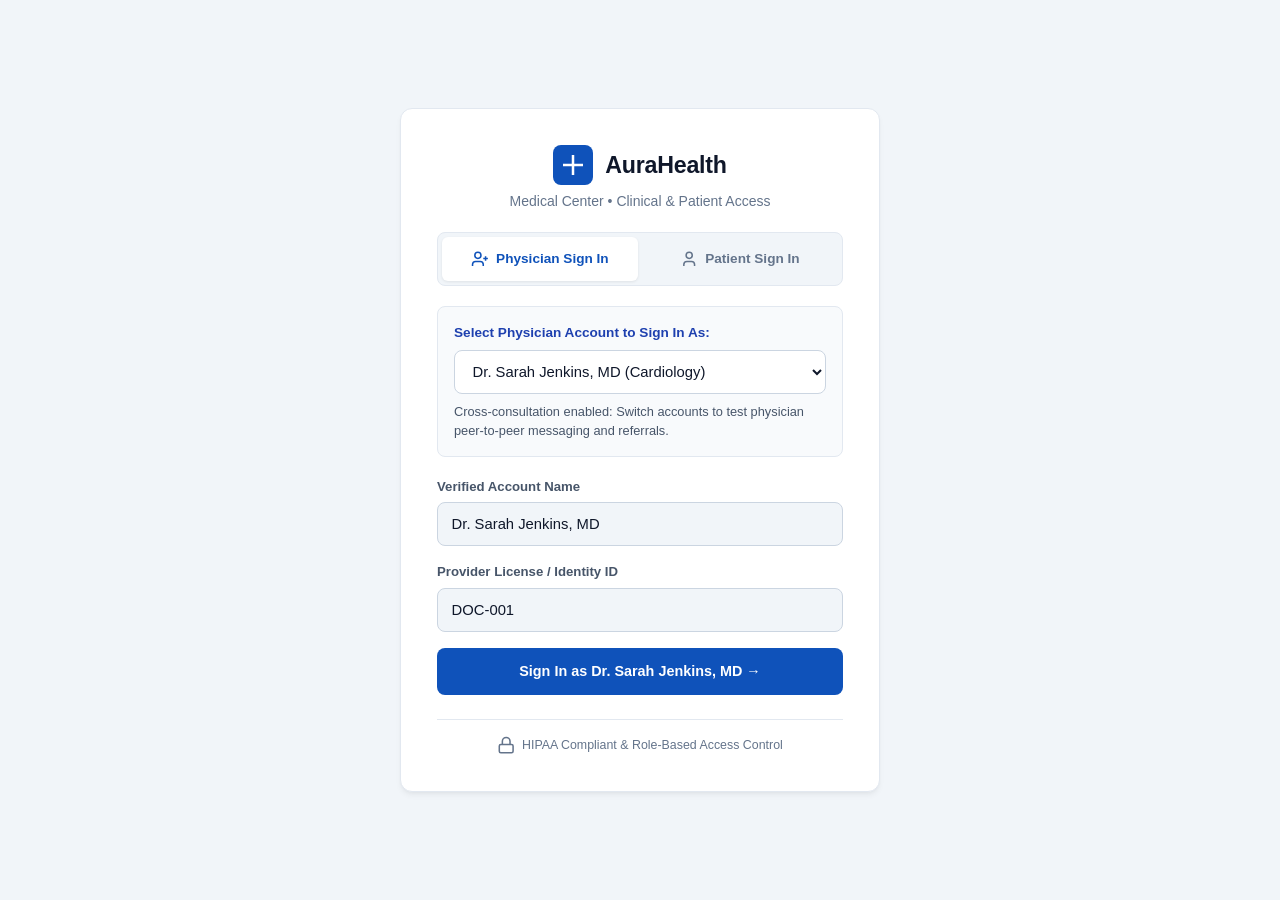
<file: index.html>
<!DOCTYPE html>
<html lang="en">
<head>
    <meta charset="UTF-8">
    <meta name="viewport" content="width=device-width, initial-scale=1.0">
    <meta http-equiv="refresh" content="0; url=login.html">
    <title>AuraHealth Medical System</title>
    <link rel="stylesheet" href="ui.apps/src/main/content/jcr_root/apps/healthcare/clientlibs/clientlib-site/css/site.css">
    <style>
        body {
            background-color: #f1f5f9;
            min-height: 100vh;
            display: flex;
            align-items: center;
            justify-content: center;
            font-family: -apple-system, BlinkMacSystemFont, "Segoe UI", Roboto, "Helvetica Neue", Arial, sans-serif;
            margin: 0;
            padding: 1rem;
            box-sizing: border-box;
            color: #0f172a;
        }
        .hub-card {
            background: #ffffff;
            color: #0f172a;
            border: 1px solid #e2e8f0;
            border-radius: 12px;
            max-width: 460px;
            width: 100%;
            padding: 1.5rem;
            box-shadow: 0 4px 6px -1px rgb(0 0 0 / 0.05), 0 2px 4px -2px rgb(0 0 0 / 0.05);
            text-align: center;
        }
        @media (min-width: 640px) {
            .hub-card {
                padding: 2.25rem;
            }
        }
        .hub-logo {
            display: inline-flex;
            align-items: center;
            justify-content: center;
            width: 44px;
            height: 44px;
            background: #0f52ba;
            color: #ffffff;
            border-radius: 8px;
            margin-bottom: 0.75rem;
        }
        .hub-title {
            font-size: 1.35rem;
            font-weight: 700;
            margin: 0 0 0.35rem 0;
            color: #0f172a;
            letter-spacing: -0.01em;
        }
        .hub-sub {
            color: #64748b;
            margin-bottom: 1.75rem;
            font-size: 0.875rem;
        }
        .hub-links {
            display: flex;
            flex-direction: column;
            gap: 0.75rem;
        }
        .hub-btn {
            display: flex;
            align-items: center;
            justify-content: center;
            padding: 0.75rem 1.25rem;
            border-radius: 8px;
            text-decoration: none;
            font-weight: 600;
            font-size: 0.9rem;
            transition: all 0.15s ease;
            min-height: 44px;
        }
        .btn-primary {
            background: #0f52ba;
            color: #ffffff;
        }
        .btn-primary:hover {
            background: #0c4194;
        }
        .btn-secondary {
            background: #ffffff;
            color: #0f172a;
            border: 1px solid #cbd5e1;
        }
        .btn-secondary:hover {
            background: #f8fafc;
            border-color: #94a3b8;
        }
    </style>
</head>
<body>
    <div class="hub-card">
        <div class="hub-logo">
            <svg class="hc-icon hc-icon-lg" viewBox="0 0 24 24" fill="none" stroke="currentColor" stroke-width="2.5"><path d="M12 2v20M2 12h20"/></svg>
        </div>
        <h1 class="hub-title">AuraHealth Medical System</h1>
        <p class="hub-sub">Connecting to clinical & patient portal gateway...</p>
        <div class="hub-links">
            <a href="login.html" class="hub-btn btn-primary">Proceed to Sign In</a>
            <a href="doctor-portal.html" class="hub-btn btn-secondary">Physician Workspace</a>
            <a href="patient-portal.html" class="hub-btn btn-secondary">Patient Health Portal</a>
        </div>
    </div>
    <script>
        window.location.replace("login.html");
    </script>
</body>
</html>
</file>
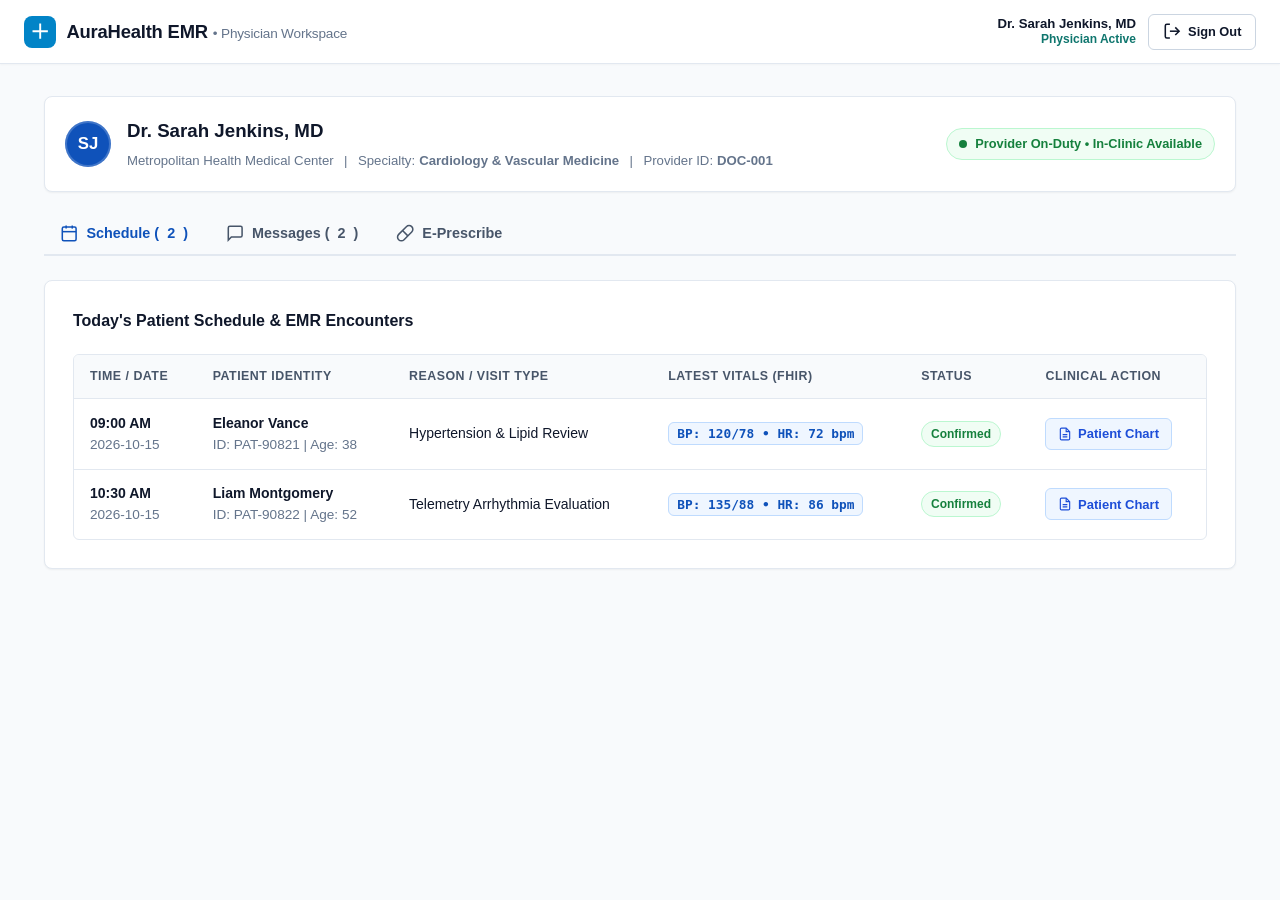
<file: doctor-portal.html>
<!DOCTYPE html>
<html lang="en">
<head>
    <meta charset="UTF-8">
    <meta name="viewport" content="width=device-width, initial-scale=1.0">
    <title>Doctor Clinical Workspace | AuraHealth EMR</title>
    <link rel="stylesheet" href="ui.apps/src/main/content/jcr_root/apps/healthcare/clientlibs/clientlib-site/css/site.css">
    <style>
        .compose-card {
            background: #f8fafc;
            border: 1px solid #cbd5e1;
            border-radius: 10px;
            padding: 1.25rem;
            margin-bottom: 1.5rem;
        }
        .brand-icon-box {
            display: inline-flex;
            align-items: center;
            justify-content: center;
            width: 32px;
            height: 32px;
            background: #0284c7;
            color: #ffffff;
            border-radius: 8px;
        }
    </style>
</head>
<body>
    <!-- Doctor Specific Navigation -->
    <header class="app-header">
        <div class="app-header-inner">
            <div class="brand-logo">
                <span class="brand-icon-box">
                    <svg class="hc-icon" viewBox="0 0 24 24" fill="none" stroke="currentColor" stroke-width="2.5"><path d="M12 2v20M2 12h20"/></svg>
                </span>
                <span>AuraHealth EMR <span class="brand-title-sub">• Physician Workspace</span></span>
            </div>
            <div class="user-nav-actions">
                <div class="user-badge-header">
                    <strong id="hdrDocName">Dr. Sarah Jenkins, MD</strong>
                    <div class="user-badge-dept" id="hdrDocDept">Physician Active</div>
                </div>
                <button class="btn btn-secondary btn-sm" onclick="logout()">
                    <svg class="hc-icon" viewBox="0 0 24 24" fill="none" stroke="currentColor" stroke-width="2"><path d="M9 21H5a2 2 0 0 1-2-2V5a2 2 0 0 1 2-2h4"/><polyline points="16 17 21 12 16 7"/><line x1="21" y1="12" x2="9" y2="12"/></svg>
                    <span>Sign Out</span>
                </button>
            </div>
        </div>
    </header>

    <main class="healthcare-container">
        <!-- Physician Profile Banner -->
        <div class="doc-header">
            <div class="doc-header-info">
                <div class="doc-avatar" id="avatarDoc">SJ</div>
                <div>
                    <h3 style="margin:0;" id="bannerDocName">Dr. Sarah Jenkins, MD</h3>
                    <p class="doc-submeta">
                        <span>Metropolitan Health Medical Center</span> |
                        <span>Specialty: <strong id="bannerDocDept">Cardiology & Vascular Medicine</strong></span> |
                        <span>Provider ID: <strong id="bannerDocId">DOC-001</strong></span>
                    </p>
                </div>
            </div>
            <div class="doc-status-badge">
                <span class="online-indicator"></span> Provider On-Duty • In-Clinic Available
            </div>
        </div>

        <!-- Doctor Tabs -->
        <div class="doc-tabs">
            <button class="doc-tab-btn active" id="tabDoc1" onclick="switchDocTab('appointments')">
                <svg class="hc-icon" viewBox="0 0 24 24" fill="none" stroke="currentColor" stroke-width="2"><rect x="3" y="4" width="18" height="18" rx="2" ry="2"/><line x1="16" y1="2" x2="16" y2="6"/><line x1="8" y1="2" x2="8" y2="6"/><line x1="3" y1="10" x2="21" y2="10"/></svg>
                Schedule (<span id="cntAppts">0</span>)
            </button>
            <button class="doc-tab-btn" id="tabDoc2" onclick="switchDocTab('inbox')">
                <svg class="hc-icon" viewBox="0 0 24 24" fill="none" stroke="currentColor" stroke-width="2"><path d="M21 15a2 2 0 0 1-2 2H7l-4 4V5a2 2 0 0 1 2-2h14a2 2 0 0 1 2 2z"/></svg>
                Messages (<span id="cntInbox">0</span>)
            </button>
            <button class="doc-tab-btn" id="tabDoc3" onclick="switchDocTab('rx')">
                <svg class="hc-icon" viewBox="0 0 24 24" fill="none" stroke="currentColor" stroke-width="2"><path d="m10.5 20.5 10-10a4.95 4.95 0 1 0-7-7l-10 10a4.95 4.95 0 1 0 7 7Z"/><path d="m8.5 8.5 7 7"/></svg>
                E-Prescribe
            </button>
        </div>

        <!-- TAB 1: Patient Roster & Interactive Chart -->
        <div id="paneAppointments" class="doc-tab-content active">
            <div class="schedule-table-card">
                <h4 style="margin-top:0;">Today's Patient Schedule & EMR Encounters</h4>
                <div class="table-responsive">
                    <table class="hc-table">
                        <thead>
                            <tr>
                                <th>Time / Date</th>
                                <th>Patient Identity</th>
                                <th>Reason / Visit Type</th>
                                <th>Latest Vitals (FHIR)</th>
                                <th>Status</th>
                                <th>Clinical Action</th>
                            </tr>
                        </thead>
                        <tbody id="docRosterBody">
                            <!-- Populated by store.js -->
                        </tbody>
                    </table>
                </div>
            </div>

            <!-- Patient Chart Drawer / Modal -->
            <div id="patientChartPanel" class="patient-chart-panel" style="display:none;">
                <div class="chart-header">
                    <div>
                        <h3 id="chartPatientName" style="margin:0;">Patient Name</h3>
                        <span id="chartPatientId" class="badge-vitals">PAT-XXXXX</span>
                    </div>
                    <button class="btn-close" onclick="closeChart()">&times;</button>
                </div>

                <div class="chart-body">
                    <div class="chart-col">
                        <h5 style="margin-top:0;">Clinical History</h5>
                        <form id="patientHistoryForm" class="clinical-entry-form" onsubmit="savePatientClinicalHistory(event)">
                            <div class="form-group">
                                <label for="historyDiagnosisInput">Primary diagnosis</label>
                                <textarea class="hc-textarea" id="historyDiagnosisInput" rows="2" placeholder="No diagnosis recorded"></textarea>
                            </div>
                            <div class="form-group">
                                <label for="historyAllergiesInput">Allergies</label>
                                <textarea class="hc-textarea" id="historyAllergiesInput" rows="2" placeholder="No allergies recorded"></textarea>
                            </div>
                            <button class="btn btn-primary" type="submit">Save clinical history</button>
                        </form>
                        <p id="historySaveStatus" class="clinical-form-status" role="status" aria-live="polite"></p>
                        <details class="clinical-record-section">
                            <summary><span>History entries</span><span id="clinicalHistoryCount" class="clinical-record-count"></span></summary>
                            <div class="clinical-lab-list">
                                <table class="hc-table clinical-history-table">
                                    <thead><tr><th>Saved</th><th>Diagnosis</th><th>Allergies</th><th>Recorded by</th></tr></thead>
                                    <tbody id="clinicalHistoryEntries"></tbody>
                                </table>
                            </div>
                        </details>
                        <details class="clinical-record-section">
                            <summary><span>Active medications</span><span id="chartMedicationCount" class="clinical-record-count"></span></summary>
                            <ul id="chartActiveMedications" class="clinical-medication-list"></ul>
                        </details>
                        <details class="clinical-record-section">
                            <summary><span>Lab results on file</span><span id="chartLabCount" class="clinical-record-count"></span></summary>
                            <div class="clinical-lab-list">
                                <table class="hc-table clinical-lab-table">
                                    <thead><tr><th>Test</th><th>Date</th><th>Result / Status</th><th>Reviewed by</th></tr></thead>
                                    <tbody id="chartLabReportsList"></tbody>
                                </table>
                            </div>
                        </details>
                    </div>
                    <div class="chart-col">
                        <h5 style="margin-top:0;">Add Lab Result</h5>
                        <form id="patientLabForm" class="clinical-entry-form" onsubmit="savePatientLabResult(event)">
                            <div class="form-group"><label for="labTestName">Test / panel</label><input class="hc-input" id="labTestName" type="text" required /></div>
                            <div class="form-group"><label for="labDate">Date performed</label><input class="hc-input" id="labDate" type="date" required /></div>
                            <div class="form-group"><label for="labResult">Result summary</label><textarea class="hc-textarea" id="labResult" rows="3" required></textarea></div>
                            <div class="form-group"><label for="labStatus">Report status</label><select class="hc-select" id="labStatus" required><option value="Preliminary">Preliminary</option><option value="Final" selected>Final</option><option value="Corrected">Corrected</option></select></div>
                            <button class="btn btn-primary" type="submit">Save lab result</button>
                        </form>
                    </div>
                    <div class="chart-col">
                        <h5 style="margin-top:0;">Physician Assessment & Encounter Notes</h5>
                        <textarea id="chartNotesInput" class="hc-textarea" rows="4" placeholder="Enter clinical encounter assessment, notes, or patient instructions..."></textarea>
                        <div style="margin-top: 10px; display: flex; gap: 10px;">
                            <button class="btn btn-primary" onclick="saveDoctorNote()">Save Notes to Patient EHR</button>
                            <button class="btn btn-secondary" onclick="openRxForPatient()">Write Rx Prescription</button>
                        </div>
                    </div>
                    <div class="chart-col">
                        <h5 style="margin-top:0;">Record Patient Vitals</h5>
                        <form id="patientVitalsForm" class="clinical-entry-form" onsubmit="savePatientVitals(event)">
                            <div class="clinical-form-grid">
                                <div class="form-group"><label for="vitalDate">Recorded date</label><input class="hc-input" id="vitalDate" type="date" required /></div>
                                <div class="form-group"><label for="vitalSystolic">Systolic (mmHg)</label><input class="hc-input" id="vitalSystolic" type="number" min="60" max="250" required /></div>
                                <div class="form-group"><label for="vitalDiastolic">Diastolic (mmHg)</label><input class="hc-input" id="vitalDiastolic" type="number" min="30" max="150" required /></div>
                                <div class="form-group"><label for="vitalHeartRate">Heart rate (bpm)</label><input class="hc-input" id="vitalHeartRate" type="number" min="20" max="250" required /></div>
                                <div class="form-group"><label for="vitalSpo2">SpO2 (%)</label><input class="hc-input" id="vitalSpo2" type="number" min="50" max="100" step="0.1" required /></div>
                                <div class="form-group"><label for="vitalGlucose">Fasting glucose (mg/dL)</label><input class="hc-input" id="vitalGlucose" type="number" min="20" max="1000" step="0.1" required /></div>
                            </div>
                            <button class="btn btn-primary" type="submit">Save vitals</button>
                        </form>
                    </div>
                </div>
                <p id="chartUpdateStatus" class="text-muted" role="status" aria-live="polite"></p>
            </div>
        </div>

        <!-- TAB 2: Communications Center (Patients & Peer Doctors) -->
        <div id="paneInbox" class="doc-tab-content">
            <div class="inbox-card">
                <!-- Compose New Message -->
                <div class="compose-card">
                    <div style="display:flex; justify-content:space-between; align-items:center; margin-bottom:1rem;">
                        <h4 style="margin:0; display:flex; align-items:center; gap:0.4rem;">
                            <svg class="hc-icon" viewBox="0 0 24 24" fill="none" stroke="currentColor" stroke-width="2"><path d="M4 4h16c1.1 0 2 .9 2 2v12c0 1.1-.9 2-2 2H4c-1.1 0-2-.9-2-2V6c0-1.1.9-2 2-2z"/><polyline points="22,6 12,13 2,6"/></svg>
                            Compose Message to Doctor or Patient
                        </h4>
                        <span>Clinical Collaboration & Cross-Referrals</span>
                    </div>

                    <form id="composeForm" onsubmit="sendComposedMessage(event)">
                        <div class="form-row">
                            <div class="form-group">
                                <label>Recipient Category *</label>
                                <select id="recipientCategory" class="hc-select" onchange="updateRecipientDropdown()">
                                    <option value="doctor">Consulting Physician / Specialist (Peer Consult)</option>
                                    <option value="patient">Patient (Direct Care Directive)</option>
                                </select>
                            </div>
                            <div class="form-group">
                                <label>Select Specific Recipient *</label>
                                <select id="recipientSelect" class="hc-select">
                                    <!-- Populated dynamically -->
                                </select>
                            </div>
                        </div>

                        <div class="form-group">
                            <label>Consultation Subject *</label>
                            <input type="text" id="composeSubject" class="hc-input" required placeholder="e.g. Holter ECG Cross-Referral or Lab Clarification" />
                        </div>

                        <div class="form-group">
                            <label>Confidential Clinical Message *</label>
                            <textarea id="composeBody" rows="3" class="hc-textarea" required placeholder="Type clinical observations, telemetry inquiry, or patient update..."></textarea>
                        </div>

                        <button type="submit" class="btn btn-primary">Transmit Encrypted Direct Message</button>
                    </form>
                </div>

                <h4 style="margin:1.5rem 0 1rem 0;">My Communications & Inbound Threads:</h4>
                <div class="messages-list" id="docMessagesList">
                    <!-- Populated dynamically -->
                </div>

            </div>
        </div>

        <!-- TAB 3: E-Prescribing System -->
        <div id="paneRx" class="doc-tab-content">
            <div class="rx-card">
                <h4 style="margin-top:0;">E-Prescribing & Pharmacy Order System (NCPDP / FHIR)</h4>
                <form id="rxForm" onsubmit="issueRx(event)">
                    <div class="form-row">
                        <div class="form-group">
                            <label>Target Patient *</label>
                            <select id="rxPatientSelect" class="hc-select" onchange="updateRxPatientFields()">
                                <option value="PAT-90821" data-name="Eleanor Vance">Eleanor Vance (PAT-90821)</option>
                                <option value="PAT-90822" data-name="Liam Montgomery">Liam Montgomery (PAT-90822)</option>
                                <option value="PAT-90823" data-name="Grace Thorne">Grace Thorne (PAT-90823)</option>
                            </select>
                        </div>
                        <div class="form-group">
                            <label>Patient ID / MRN</label>
                            <input type="text" id="rxPatientId" class="hc-input" value="PAT-90821" readonly style="background:#f1f5f9;" />
                        </div>
                    </div>

                    <div class="form-row">
                        <div class="form-group">
                            <label>Medication Name & Strength *</label>
                            <input type="text" id="rxMedName" class="hc-input" value="Lisinopril 10mg Oral Tablet" required />
                        </div>
                        <div class="form-group">
                            <label>Dosage Instructions (Sig) *</label>
                            <input type="text" id="rxDosage" class="hc-input" value="Take 1 tablet daily in the morning" required />
                        </div>
                    </div>

                    <div class="form-row">
                        <div class="form-group">
                            <label>Quantity / Supply</label>
                            <input type="text" id="rxQuantity" class="hc-input" value="30 Tablets (30 Days)" required />
                        </div>
                        <div class="form-group">
                            <label>Refills</label>
                            <select id="rxRefills" class="hc-select">
                                <option value="3 Refills">3 Refills</option>
                                <option value="2 Refills">2 Refills</option>
                                <option value="1 Refill">1 Refill</option>
                                <option value="0 Refills">0 Refills</option>
                            </select>
                        </div>
                    </div>

                    <div class="form-group">
                        <label>Designated Patient Pharmacy</label>
                        <select id="rxPharmacy" class="hc-select">
                            <option value="CVS Pharmacy #4190 (Main St)">CVS Pharmacy #4190 (Main St)</option>
                            <option value="Walgreens Pharmacy #1209">Walgreens Pharmacy #1209</option>
                            <option value="Hospital Inpatient Dispensary">Hospital Central Dispensary</option>
                        </select>
                    </div>

                    <button type="submit" class="btn btn-primary" id="btnSignRx" style="display:inline-flex; align-items:center; gap:0.4rem;">
                        <svg class="hc-icon" viewBox="0 0 24 24" fill="none" stroke="currentColor" stroke-width="2"><path d="M12 20h9"/><path d="M16.5 3.5a2.121 2.121 0 0 1 3 3L7 19l-4 1 1-4L16.5 3.5z"/></svg>
                        Sign & Transmit E-Prescription
                    </button>
                </form>
                <div id="rxResultBox" class="alert-box" style="display:none; margin-top: 15px;"></div>
            </div>
        </div>
    </main>

    <script src="ui.apps/src/main/content/jcr_root/apps/healthcare/clientlibs/clientlib-site/js/store.js"></script>
    <script>
        let currentUser = HealthcareStore.getCurrentUser();
        if (!currentUser || currentUser.role !== 'doctor') {
            currentUser = { role: 'doctor', id: 'DOC-001', name: 'Dr. Sarah Jenkins, MD' };
            HealthcareStore.setCurrentUser(currentUser);
        }

        document.getElementById('hdrDocName').innerText = currentUser.name;
        document.getElementById('bannerDocName').innerText = currentUser.name;
        document.getElementById('bannerDocId').innerText = currentUser.id;
        const initials = currentUser.name.replace('Dr. ', '').split(' ').map(n=>n[0]).join('').substring(0,2);
        document.getElementById('avatarDoc').innerText = initials || 'MD';
        let selectedChartPatientId = null;

        function updateRecipientDropdown() {
            const cat = document.getElementById('recipientCategory').value;
            const sel = document.getElementById('recipientSelect');
            const dir = HealthcareStore.getDirectory();

            if (cat === 'doctor') {
                const others = dir.doctors.filter(d => d.id !== currentUser.id);
                sel.innerHTML = others.map(d => `
                    <option value="${d.id}" data-name="${d.name}" data-role="doctor">
                        ${d.name} (${d.department})
                    </option>
                `).join('');
            } else {
                sel.innerHTML = dir.patients.map(p => `
                    <option value="${p.id}" data-name="${p.name}" data-role="patient">
                        ${p.name} (ID: ${p.id})
                    </option>
                `).join('');
            }
        }

        function sendComposedMessage(event) {
            event.preventDefault();
            const sel = document.getElementById('recipientSelect');
            const opt = sel.options[sel.selectedIndex];
            if (!opt) return;

            const newMsg = {
                id: 'MSG-' + Math.floor(1000 + Math.random() * 9000),
                fromId: currentUser.id,
                fromName: currentUser.name,
                fromRole: 'doctor',
                toId: sel.value,
                toName: opt.getAttribute('data-name'),
                toRole: opt.getAttribute('data-role'),
                subject: document.getElementById('composeSubject').value,
                body: document.getElementById('composeBody').value,
                timestamp: 'Just now',
                category: opt.getAttribute('data-role') === 'doctor' ? 'Peer Physician Referral' : 'Doctor Clinical Directive',
                replies: []
            };

            HealthcareStore.addMessage(newMsg);
            alert(`Message encrypted and delivered to ${newMsg.toName}!`);
            document.getElementById('composeSubject').value = '';
            document.getElementById('composeBody').value = '';
            renderDoctorWorkspace();
        }

        function renderDoctorWorkspace() {
            const state = HealthcareStore.getState();

            document.getElementById('cntAppts').innerText = state.appointments.length;
            const tbody = document.getElementById('docRosterBody');
            tbody.innerHTML = state.appointments.map(item => {
                const isPending = item.status === 'Pending Confirmation';
                const isDeclined = item.status === 'Declined';
                const statusBadge = isPending 
                    ? `<span class="badge-warning">Pending Review</span>`
                    : (isDeclined
                        ? `<span class="badge-danger">Declined</span>`
                        : `<span class="badge-success">${item.status}</span>`);

                return `
                <tr>
                    <td data-label="Time & Date"><strong>${item.time}</strong><br><small class="text-muted">${item.date}</small></td>
                    <td data-label="Patient">
                        <div><strong>${item.patientName}</strong></div>
                        <small class="text-muted">ID: ${item.patientId} | Age: ${item.age || 38}</small>
                    </td>
                    <td data-label="Visit Type">${item.type}</td>
                    <td data-label="Latest Vitals"><span class="badge-vitals">${(() => {
                        const latestVitals = HealthcareStore.getClinicalRecord(item.patientId).vitals.slice(-1)[0];
                        return latestVitals ? `BP: ${latestVitals.bloodPressure} • HR: ${latestVitals.heartRate} bpm` : (item.vitals || 'No vitals recorded');
                    })()}</span></td>
                    <td data-label="Status">${statusBadge}</td>
                    <td data-label="Action">
                        <div class="action-buttons-group">
                            ${isPending ? `
                                <button class="btn-action btn-action-approve" onclick="confirmDoctorAppointment('${item.id}', '${item.patientName}')" title="Approve and confirm appointment">
                                    <svg class="hc-icon" viewBox="0 0 24 24" fill="none" stroke="currentColor" stroke-width="2.5"><polyline points="20 6 9 17 4 12"/></svg>
                                    <span>Approve</span>
                                </button>
                                <button class="btn-action btn-action-decline" onclick="declineDoctorAppointment('${item.id}', '${item.patientName}')" title="Decline appointment request">
                                    <svg class="hc-icon" viewBox="0 0 24 24" fill="none" stroke="currentColor" stroke-width="2.5"><line x1="18" y1="6" x2="6" y2="18"/><line x1="6" y1="6" x2="18" y2="18"/></svg>
                                    <span>Decline</span>
                                </button>
                            ` : (isDeclined ? `
                                <span class="action-muted-status">Slot Released</span>
                            ` : `
                                <button class="btn-action btn-action-chart" onclick="openChart('${item.patientId}', '${item.patientName}')" title="Open patient chart">
                                    <svg class="hc-icon" viewBox="0 0 24 24" fill="none" stroke="currentColor" stroke-width="2"><path d="M14 2H6a2 2 0 0 0-2 2v16a2 2 0 0 0 2 2h12a2 2 0 0 0 2-2V8z"/><polyline points="14 2 14 8 20 8"/><line x1="16" y1="13" x2="8" y2="13"/><line x1="16" y1="17" x2="8" y2="17"/></svg>
                                    <span>Patient Chart</span>
                                </button>
                            `)}
                        </div>
                    </td>
                </tr>
            `;}).join('');

            const relevantMessages = state.messages.filter(m => m.toId === currentUser.id || m.fromId === currentUser.id);
            document.getElementById('cntInbox').innerText = relevantMessages.length;
            const msgList = document.getElementById('docMessagesList');
            const expandedThreads = new Set(Array.from(
                msgList.querySelectorAll('.conversation-thread[open]'),
                thread => thread.dataset.threadId
            ));

            if (relevantMessages.length === 0) {
                msgList.innerHTML = '<p class="text-muted" style="padding:1rem;">No message threads found.</p>';
            } else {
                msgList.innerHTML = relevantMessages.map(m => {
                    const isOutbound = m.fromId === currentUser.id;
                    const isPeer = m.fromRole === 'doctor' && m.toRole === 'doctor';
                    const categoryLabel = isPeer ? 'Physician Peer Consult' : (isOutbound ? 'Outbound to Patient' : 'Inbound Patient Query');
                    const counterpartName = isOutbound ? m.toName : m.fromName;
                    const replies = HealthcareStore.getMessageReplies(m);
                    const latestMessage = replies.length ? replies[replies.length - 1] : { authorName: m.fromName, text: m.body };

                    return `
                        <details class="conversation-thread" data-thread-id="${m.id}">
                            <summary class="conversation-summary">
                                <div class="conversation-summary-main">
                                    <p class="conversation-context">${categoryLabel} with ${counterpartName}</p>
                                    <h5 class="conversation-subject">${m.subject}</h5>
                                    <p class="conversation-preview"><strong>${latestMessage.authorName || 'Care Team'}:</strong> ${latestMessage.text || m.body}</p>
                                </div>
                                <span class="conversation-count">${replies.length + 1} ${replies.length === 0 ? 'message' : 'messages'}</span>
                            </summary>
                            <div class="conversation-history">
                            <div class="conversation-entry">
                                <div class="conversation-entry-meta"><strong>${m.fromName}</strong><span>${m.timestamp}</span></div>
                                <p class="conversation-entry-label">Original message</p>
                                <p class="conversation-body">${m.body}</p>
                            </div>
                            ${replies.map(reply => `
                                <div class="conversation-entry conversation-reply">
                                    <div class="conversation-entry-meta"><strong>${reply.authorName || 'Care Team'}</strong><span>${reply.timestamp || ''}</span></div>
                                    <p class="conversation-body">${reply.text}</p>
                                </div>
                            `).join('')}
                            <div class="conversation-actions">
                                <button type="button" class="btn-sm btn-secondary" onclick="toggleDoctorReply('${m.id}')">Reply</button>
                            </div>
                            <form id="doctorReplyForm-${m.id}" class="conversation-reply-form" hidden onsubmit="sendDoctorReply(event, '${m.id}')">
                                <label for="doctorReplyText-${m.id}">Your reply</label>
                                <textarea id="doctorReplyText-${m.id}" class="hc-textarea" rows="3" required placeholder="Write a reply in this conversation..."></textarea>
                                <div class="conversation-reply-actions">
                                    <button type="submit" class="btn btn-primary">Send reply</button>
                                    <button type="button" class="btn btn-secondary" onclick="toggleDoctorReply('${m.id}')">Cancel</button>
                                </div>
                            </form>
                            </div>
                        </details>
                    `;
                }).join('');
                expandedThreads.forEach(threadId => {
                    const thread = Array.from(msgList.querySelectorAll('.conversation-thread'))
                        .find(item => item.dataset.threadId === threadId);
                    if (thread) thread.open = true;
                });
            }
        }

        function switchDocTab(tab) {
            document.getElementById('tabDoc1').classList.toggle('active', tab === 'appointments');
            document.getElementById('tabDoc2').classList.toggle('active', tab === 'inbox');
            document.getElementById('tabDoc3').classList.toggle('active', tab === 'rx');

            document.getElementById('paneAppointments').classList.toggle('active', tab === 'appointments');
            document.getElementById('paneInbox').classList.toggle('active', tab === 'inbox');
            document.getElementById('paneRx').classList.toggle('active', tab === 'rx');
        }

        function openChart(patientId, patientName) {
            selectedChartPatientId = patientId;
            document.getElementById('chartPatientName').innerText = patientName;
            document.getElementById('chartPatientId').innerText = patientId;
            document.getElementById('vitalDate').value = new Date().toISOString().split('T')[0];
            document.getElementById('labDate').value = new Date().toISOString().split('T')[0];
            document.getElementById('chartUpdateStatus').textContent = '';
            document.getElementById('historySaveStatus').textContent = '';
            document.getElementById('patientHistoryForm').reset();
            renderDoctorClinicalHistory(patientId);
            document.getElementById('patientChartPanel').style.display = 'block';
            document.getElementById('patientChartPanel').scrollIntoView({ behavior: 'auto', block: 'start' });
        }

        function renderDoctorClinicalHistory(patientId) {
            const record = HealthcareStore.getClinicalRecord(patientId);
            const historyEntries = record.historyEntries || [];

            const historyBody = document.getElementById('clinicalHistoryEntries');
            document.getElementById('clinicalHistoryCount').textContent = `${historyEntries.length} ${historyEntries.length === 1 ? 'entry' : 'entries'}`;
            historyBody.replaceChildren();
            if (!historyEntries.length) {
                const row = historyBody.insertRow();
                const cell = row.insertCell();
                cell.colSpan = 4;
                cell.textContent = 'No previous clinical history recorded.';
            } else {
                historyEntries.slice().reverse().forEach(entry => {
                    const row = historyBody.insertRow();
                    const savedAt = entry.updatedAt && !Number.isNaN(new Date(entry.updatedAt).getTime())
                        ? new Date(entry.updatedAt).toLocaleString()
                        : 'Date not recorded';
                    [savedAt, entry.primaryDiagnosis || 'Not recorded', entry.allergies || 'Not recorded', entry.updatedBy || 'Not recorded']
                        .forEach((value, idx) => {
                        const cell = row.insertCell();
                        cell.setAttribute('data-label', ['Saved', 'Diagnosis', 'Allergies', 'Recorded By'][idx]);
                        cell.textContent = value;
                    });
                });
            }

            const labReports = record.labReports || [];
            const labList = document.getElementById('chartLabReportsList');
            document.getElementById('chartLabCount').textContent = `${labReports.length} ${labReports.length === 1 ? 'report' : 'reports'}`;
            labList.replaceChildren();
            if (!labReports.length) {
                const row = labList.insertRow();
                const cell = row.insertCell();
                cell.colSpan = 4;
                cell.textContent = 'No lab results recorded.';
            } else {
                labReports.forEach(lab => {
                    const row = labList.insertRow();
                    const labHdrs = ['Test', 'Date', 'Result / Status', 'Reviewed By'];
                    [lab.test, lab.date, `${lab.result} / ${lab.status || 'Final'}`, lab.doctorName || 'Not recorded'].forEach((value, idx) => {
                        const cell = row.insertCell();
                        cell.setAttribute('data-label', labHdrs[idx]);
                        cell.textContent = value;
                    });
                });
            }

            const activeMedications = HealthcareStore.getActiveMedications(patientId);
            const medicationList = document.getElementById('chartActiveMedications');
            const prescriptionCount = activeMedications.reduce((count, medication) => count + medication.prescriptionCount, 0);
            document.getElementById('chartMedicationCount').textContent = `${prescriptionCount} ${prescriptionCount === 1 ? 'prescription' : 'prescriptions'} · ${activeMedications.length} ${activeMedications.length === 1 ? 'medication' : 'medications'}`;
            medicationList.replaceChildren();
            if (!activeMedications.length) {
                const item = document.createElement('li');
                item.textContent = 'No medications recorded.';
                medicationList.appendChild(item);
                return;
            }
            activeMedications.forEach(prescription => {
                const item = document.createElement('li');
                const duplicateLabel = prescription.prescriptionCount > 1 ? ` (${prescription.prescriptionCount} prescriptions)` : '';
                item.textContent = `${prescription.medication} - ${prescription.dosage}${duplicateLabel}`;
                medicationList.appendChild(item);
            });
        }

        function savePatientClinicalHistory(event) {
            event.preventDefault();
            const primaryDiagnosis = document.getElementById('historyDiagnosisInput').value.trim();
            const allergies = document.getElementById('historyAllergiesInput').value.trim();
            if (!primaryDiagnosis && !allergies) {
                document.getElementById('historySaveStatus').textContent = 'Enter a diagnosis or allergy before saving.';
                return;
            }

            HealthcareStore.saveClinicalHistory(selectedChartPatientId, {
                primaryDiagnosis: primaryDiagnosis,
                allergies: allergies,
                updatedBy: currentUser.name
            });
            renderDoctorClinicalHistory(selectedChartPatientId);
            document.getElementById('patientHistoryForm').reset();
            document.getElementById('historySaveStatus').textContent = 'Saved. The fields are clear for the next history entry.';
        }

        function savePatientVitals(event) {
            event.preventDefault();
            const bloodPressure = `${document.getElementById('vitalSystolic').value}/${document.getElementById('vitalDiastolic').value}`;
            HealthcareStore.savePatientVitals(selectedChartPatientId, {
                date: document.getElementById('vitalDate').value,
                bloodPressure: bloodPressure,
                heartRate: document.getElementById('vitalHeartRate').value,
                spo2: document.getElementById('vitalSpo2').value,
                glucose: document.getElementById('vitalGlucose').value,
                recordedBy: currentUser.name
            });
            document.getElementById('chartUpdateStatus').textContent = 'Vitals saved to this patient record. The patient portal will show the update after refresh.';
            document.getElementById('patientVitalsForm').reset();
            document.getElementById('vitalDate').value = new Date().toISOString().split('T')[0];
            renderDoctorWorkspace();
        }

        function savePatientLabResult(event) {
            event.preventDefault();
            HealthcareStore.addLabResult(selectedChartPatientId, {
                test: document.getElementById('labTestName').value.trim(),
                date: document.getElementById('labDate').value,
                result: document.getElementById('labResult').value.trim(),
                status: document.getElementById('labStatus').value,
                doctorName: currentUser.name
            });
            document.getElementById('chartUpdateStatus').textContent = 'Lab result saved to this patient record. The patient portal will show the update after refresh.';
            document.getElementById('patientLabForm').reset();
            document.getElementById('labDate').value = new Date().toISOString().split('T')[0];
            renderDoctorClinicalHistory(selectedChartPatientId);
        }

        function confirmDoctorAppointment(appointmentId, patientName) {
            HealthcareStore.updateAppointmentStatus(appointmentId, 'Confirmed');
            alert(`Appointment for ${patientName} has been officially approved and confirmed!`);
            renderDoctorWorkspace();
        }

        function declineDoctorAppointment(appointmentId, patientName) {
            if (confirm(`Are you sure you want to decline this appointment request for ${patientName}?`)) {
                HealthcareStore.updateAppointmentStatus(appointmentId, 'Declined');
                renderDoctorWorkspace();
            }
        }

        function closeChart() {
            document.getElementById('patientChartPanel').style.display = 'none';
        }

        function saveDoctorNote() {
            alert('Clinical assessment noted on patient medical record.');
            document.getElementById('chartNotesInput').value = '';
            closeChart();
        }

        function openRxForPatient() {
            switchDocTab('rx');
        }

        function toggleDoctorReply(messageId) {
            const form = document.getElementById(`doctorReplyForm-${messageId}`);
            form.hidden = !form.hidden;
            if (!form.hidden) form.querySelector('textarea').focus();
        }

        function sendDoctorReply(event, messageId) {
            event.preventDefault();
            const form = event.currentTarget;
            const reply = form.querySelector('textarea').value.trim();
            if (!reply) return;

            HealthcareStore.replyMessage(messageId, {
                fromName: currentUser.name,
                fromId: currentUser.id,
                fromRole: 'doctor',
                text: reply,
                timestamp: 'Just now'
            });

            renderDoctorWorkspace();
        }

        function updateRxPatientFields() {
            const sel = document.getElementById('rxPatientSelect');
            document.getElementById('rxPatientId').value = sel.value;
        }

        function issueRx(event) {
            event.preventDefault();
            const sel = document.getElementById('rxPatientSelect');
            const opt = sel.options[sel.selectedIndex];

            const rx = {
                rxNumber: 'RX-' + Math.floor(100000 + Math.random() * 900000),
                patientName: opt.getAttribute('data-name'),
                patientId: sel.value,
                doctorName: currentUser.name,
                medication: document.getElementById('rxMedName').value,
                dosage: document.getElementById('rxDosage').value,
                quantity: document.getElementById('rxQuantity').value,
                refills: document.getElementById('rxRefills').value,
                pharmacy: document.getElementById('rxPharmacy').value,
                date: new Date().toISOString().split('T')[0],
                status: 'Active / Sent to Pharmacy'
            };
            HealthcareStore.addPrescription(rx);
            const box = document.getElementById('rxResultBox');
            box.style.display = 'block';
            box.innerHTML = `<strong>E-Prescription Successfully Issued!</strong> RX ID: <code>${rx.rxNumber}</code>. Transmitted to ${rx.pharmacy} for ${rx.patientName}.`;
        }

        function logout() {
            HealthcareStore.setCurrentUser(null);
            window.location.href = 'login.html';
        }

        document.addEventListener('DOMContentLoaded', () => {
            updateRecipientDropdown();
            renderDoctorWorkspace();
        });
    </script>
</body>
</html>
</file>
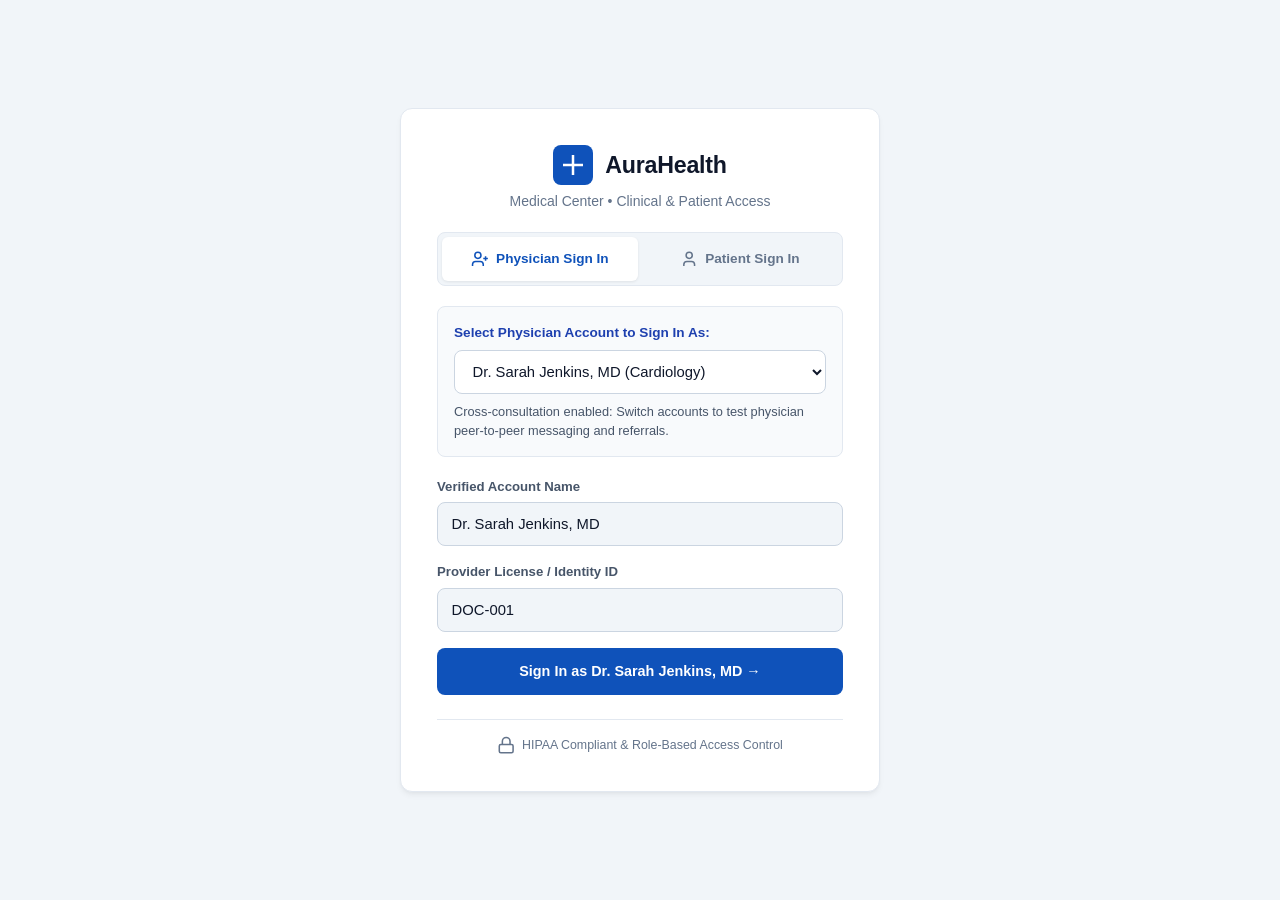
<file: login.html>
<!DOCTYPE html>
<html lang="en">
<head>
    <meta charset="UTF-8">
    <meta name="viewport" content="width=device-width, initial-scale=1.0">
    <title>AuraHealth Enterprise Gateway | Sign In</title>
    <link rel="stylesheet" href="ui.apps/src/main/content/jcr_root/apps/healthcare/clientlibs/clientlib-site/css/site.css">
    <style>
        body {
            background-color: #f1f5f9;
            min-height: 100vh;
            display: flex;
            align-items: center;
            justify-content: center;
            padding: 1rem;
            margin: 0;
            box-sizing: border-box;
            font-family: -apple-system, BlinkMacSystemFont, "Segoe UI", Roboto, "Helvetica Neue", Arial, sans-serif;
            color: #0f172a;
        }
        .login-card {
            background: #ffffff;
            border: 1px solid #e2e8f0;
            border-radius: 12px;
            width: 100%;
            max-width: 480px;
            padding: 1.5rem;
            box-shadow: 0 4px 6px -1px rgb(0 0 0 / 0.05), 0 2px 4px -2px rgb(0 0 0 / 0.05);
        }
        @media (min-width: 640px) {
            .login-card {
                padding: 2.25rem;
            }
        }
        .login-brand {
            display: flex;
            align-items: center;
            gap: 0.75rem;
            justify-content: center;
            margin-bottom: 0.35rem;
        }
        .brand-icon-badge {
            width: 40px;
            height: 40px;
            border-radius: 8px;
            background: #0f52ba;
            color: #ffffff;
            display: flex;
            align-items: center;
            justify-content: center;
            flex-shrink: 0;
        }
        .login-brand h2 {
            margin: 0;
            color: #0f172a;
            font-size: 1.45rem;
            font-weight: 700;
            letter-spacing: -0.01em;
        }
        .role-switch-tabs {
            display: grid;
            grid-template-columns: 1fr 1fr;
            background: #f1f5f9;
            border: 1px solid #e2e8f0;
            padding: 4px;
            border-radius: 8px;
            margin: 1.25rem 0;
            gap: 4px;
        }
        .role-tab {
            padding: 0.65rem 0.5rem;
            text-align: center;
            border: none;
            background: transparent;
            border-radius: 6px;
            font-weight: 600;
            cursor: pointer;
            color: #64748b;
            transition: all 0.15s ease;
            font-size: 0.85rem;
            display: flex;
            align-items: center;
            justify-content: center;
            gap: 0.4rem;
            min-height: 44px;
        }
        .role-tab.active {
            background: #ffffff;
            color: #0f52ba;
            box-shadow: 0 1px 3px 0 rgb(0 0 0 / 0.08);
        }
        .user-selector-box {
            background: #f8fafc;
            border: 1px solid #e2e8f0;
            border-radius: 8px;
            padding: 1rem;
            margin-bottom: 1.25rem;
        }
        .privacy-seal {
            margin-top: 1.5rem;
            text-align: center;
            font-size: 0.775rem;
            color: #64748b;
            border-top: 1px solid #e2e8f0;
            padding-top: 1rem;
            display: flex;
            align-items: center;
            justify-content: center;
            gap: 0.4rem;
        }
    </style>
</head>
<body>

    <div class="login-card">
        <div class="login-brand">
            <div class="brand-icon-badge">
                <svg class="hc-icon hc-icon-lg" viewBox="0 0 24 24" fill="none" stroke="currentColor" stroke-width="2.5"><path d="M12 2v20M2 12h20"/></svg>
            </div>
            <h2>AuraHealth</h2>
        </div>
        <p style="text-align: center; color: #64748b; font-size: 0.875rem; margin-top: 0;">
            Medical Center • Clinical & Patient Access
        </p>

        <div class="role-switch-tabs">
            <button class="role-tab active" id="tabDoctor" onclick="selectRole('doctor')">
                <svg class="hc-icon" viewBox="0 0 24 24" fill="none" stroke="currentColor" stroke-width="2"><path d="M16 21v-2a4 4 0 0 0-4-4H6a4 4 0 0 0-4 4v2"/><circle cx="9" cy="7" r="4"/><path d="M19 8v6M22 11h-6"/></svg>
                Physician Sign In
            </button>
            <button class="role-tab" id="tabPatient" onclick="selectRole('patient')">
                <svg class="hc-icon" viewBox="0 0 24 24" fill="none" stroke="currentColor" stroke-width="2"><path d="M19 21v-2a4 4 0 0 0-4-4H9a4 4 0 0 0-4 4v2"/><circle cx="12" cy="7" r="4"/></svg>
                Patient Sign In
            </button>
        </div>

        <form id="loginForm" onsubmit="handleAuth(event)">
            <!-- Doctor Picker -->
            <div id="doctorPickerGroup" class="user-selector-box">
                <label style="font-weight: 700; font-size: 0.85rem; color:#1e40af; display:block; margin-bottom:0.4rem;">
                    Select Physician Account to Sign In As:
                </label>
                <select id="docAccountSelect" class="hc-select" onchange="updateAccountFields()">
                    <option value="DOC-001" data-name="Dr. Sarah Jenkins, MD" data-dept="Cardiology & Vascular Medicine">Dr. Sarah Jenkins, MD (Cardiology)</option>
                    <option value="DOC-002" data-name="Dr. Marcus Chen, DO" data-dept="Neurology & Brain Sciences">Dr. Marcus Chen, DO (Neurology)</option>
                    <option value="DOC-003" data-name="Dr. Aliyah Patel, MD" data-dept="Pediatrics & Child Health">Dr. Aliyah Patel, MD (Pediatrics)</option>
                    <option value="DOC-004" data-name="Dr. Robert Rodriguez, MD" data-dept="Orthopedics & Sports Medicine">Dr. Robert Rodriguez, MD (Orthopedics)</option>
                </select>
                <div style="font-size: 0.8rem; color: #475569; margin-top: 0.5rem;">
                    Cross-consultation enabled: Switch accounts to test physician peer-to-peer messaging and referrals.
                </div>
            </div>

            <!-- Patient Picker -->
            <div id="patientPickerGroup" class="user-selector-box" style="display:none;">
                <label style="font-weight: 700; font-size: 0.85rem; color:#065f46; display:block; margin-bottom:0.4rem;">
                    Select Patient Account to Sign In As:
                </label>
                <select id="patAccountSelect" class="hc-select" onchange="updateAccountFields()">
                    <option value="PAT-90821" data-name="Eleanor Vance" data-doc="Dr. Sarah Jenkins, MD">Eleanor Vance (Patient ID: PAT-90821)</option>
                    <option value="PAT-90822" data-name="Liam Montgomery" data-doc="Dr. Marcus Chen, DO">Liam Montgomery (Patient ID: PAT-90822)</option>
                    <option value="PAT-90823" data-name="Grace Thorne" data-doc="Dr. Sarah Jenkins, MD">Grace Thorne (Patient ID: PAT-90823)</option>
                </select>
                <div style="font-size: 0.8rem; color: #475569; margin-top: 0.5rem;">
                    Multi-doctor access: Switch patients to consult with various medical specialists.
                </div>
            </div>

            <div class="form-group">
                <label>Verified Account Name</label>
                <input type="text" id="displayName" class="hc-input" value="Dr. Sarah Jenkins, MD" readonly style="background:#f1f5f9;" />
            </div>

            <div class="form-group">
                <label>Provider License / Identity ID</label>
                <input type="text" id="username" class="hc-input" value="DOC-001" readonly style="background:#f1f5f9;" />
            </div>

            <button type="submit" class="btn btn-primary" style="width: 100%; padding: 0.85rem;" id="btnSubmit">
                Sign In to Dedicated Portal &rarr;
            </button>
        </form>

        <div class="privacy-seal">
            <svg class="hc-icon" viewBox="0 0 24 24" fill="none" stroke="currentColor" stroke-width="2"><rect x="3" y="11" width="18" height="11" rx="2" ry="2"/><path d="M7 11V7a5 5 0 0 1 10 0v4"/></svg>
            <span>HIPAA Compliant & Role-Based Access Control</span>
        </div>
    </div>

    <script src="ui.apps/src/main/content/jcr_root/apps/healthcare/clientlibs/clientlib-site/js/store.js"></script>
    <script>
        let currentRole = 'doctor';

        function selectRole(role) {
            currentRole = role;
            const tabDoc = document.getElementById('tabDoctor');
            const tabPat = document.getElementById('tabPatient');
            const grpDoc = document.getElementById('doctorPickerGroup');
            const grpPat = document.getElementById('patientPickerGroup');

            if (role === 'doctor') {
                tabDoc.classList.add('active');
                tabPat.classList.remove('active');
                grpDoc.style.display = 'block';
                grpPat.style.display = 'none';
            } else {
                tabPat.classList.add('active');
                tabDoc.classList.remove('active');
                grpDoc.style.display = 'none';
                grpPat.style.display = 'block';
            }
            updateAccountFields();
        }

        function updateAccountFields() {
            if (currentRole === 'doctor') {
                const sel = document.getElementById('docAccountSelect');
                const opt = sel.options[sel.selectedIndex];
                document.getElementById('displayName').value = opt.getAttribute('data-name');
                document.getElementById('username').value = sel.value;
                document.getElementById('btnSubmit').innerText = `Sign In as ${opt.getAttribute('data-name')} →`;
            } else {
                const sel = document.getElementById('patAccountSelect');
                const opt = sel.options[sel.selectedIndex];
                document.getElementById('displayName').value = opt.getAttribute('data-name');
                document.getElementById('username').value = sel.value;
                document.getElementById('btnSubmit').innerText = `Sign In as ${opt.getAttribute('data-name')} →`;
            }
        }

        function handleAuth(event) {
            event.preventDefault();
            const btn = document.getElementById('btnSubmit');
            btn.disabled = true;
            btn.innerText = 'Authenticating User...';

            const userObj = {
                role: currentRole,
                id: document.getElementById('username').value,
                name: document.getElementById('displayName').value
            };

            HealthcareStore.setCurrentUser(userObj);

            setTimeout(() => {
                if (currentRole === 'doctor') {
                    window.location.href = 'doctor-portal.html';
                } else {
                    window.location.href = 'patient-portal.html';
                }
            }, 300);
        }

        document.addEventListener('DOMContentLoaded', updateAccountFields);
    </script>
</body>
</html>
</file>
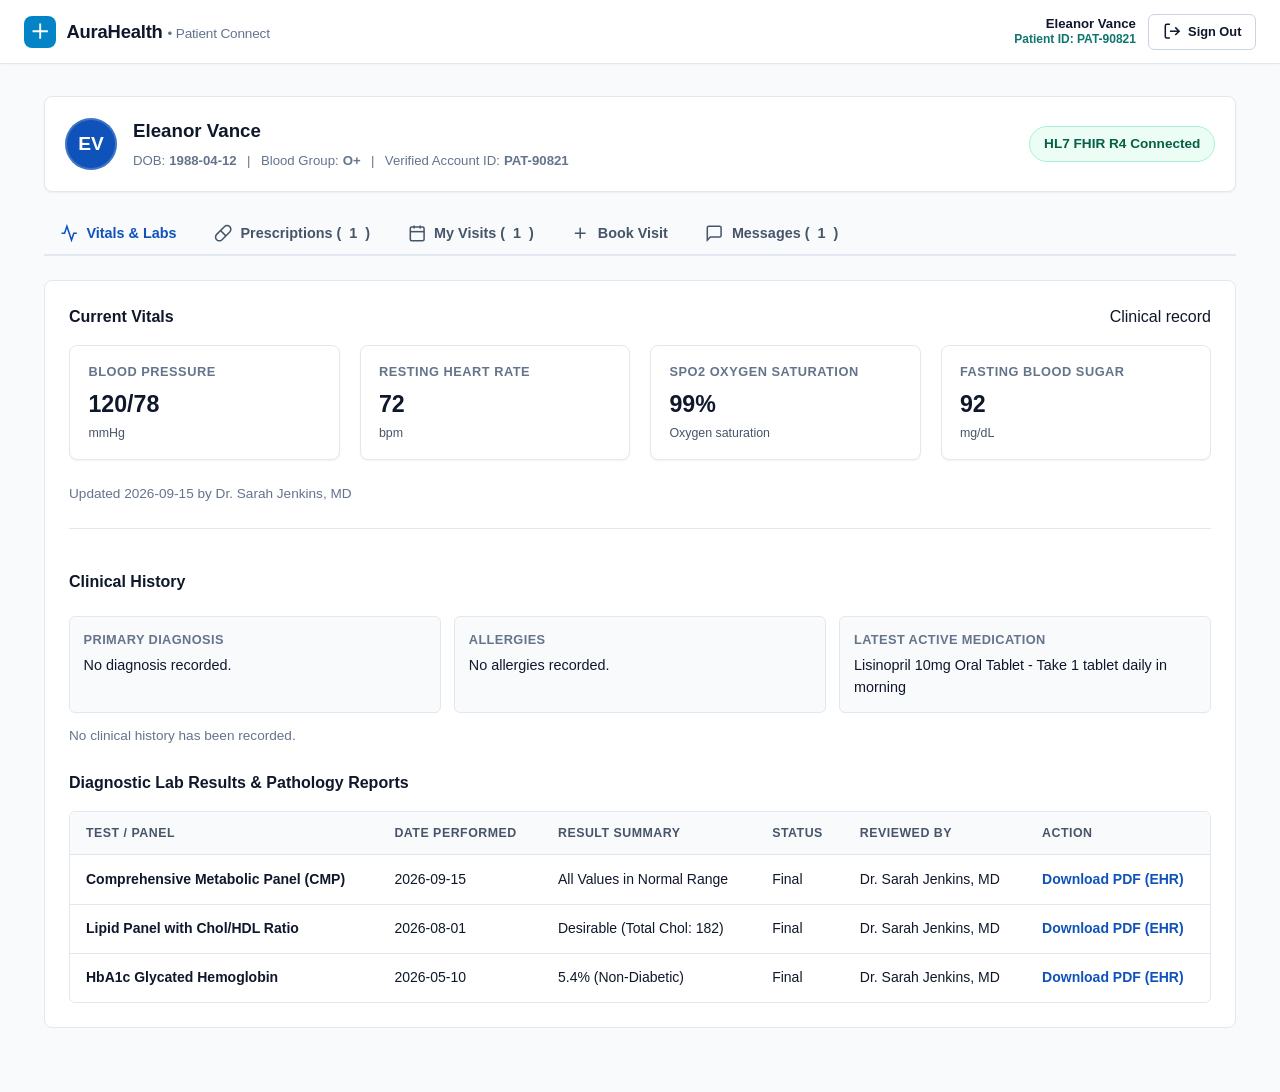
<file: patient-portal.html>
<!DOCTYPE html>
<html lang="en">
<head>
    <meta charset="UTF-8">
    <meta name="viewport" content="width=device-width, initial-scale=1.0">
    <title>Patient Self-Service Health Portal | AuraHealth</title>
    <link rel="stylesheet" href="ui.apps/src/main/content/jcr_root/apps/healthcare/clientlibs/clientlib-site/css/site.css">
    <style>
        .brand-icon-box {
            display: inline-flex;
            align-items: center;
            justify-content: center;
            width: 32px;
            height: 32px;
            background: #0284c7;
            color: #ffffff;
            border-radius: 8px;
        }
    </style>
</head>
<body>
    <!-- Patient Dedicated Navigation Header -->
    <header class="app-header">
        <div class="app-header-inner">
            <div class="brand-logo">
                <span class="brand-icon-box">
                    <svg class="hc-icon" viewBox="0 0 24 24" fill="none" stroke="currentColor" stroke-width="2.5"><path d="M12 2v20M2 12h20"/></svg>
                </span>
                <span>AuraHealth <span class="brand-title-sub">• Patient Connect</span></span>
            </div>
            <div class="user-nav-actions">
                <div class="user-badge-header">
                    <strong id="hdrPatName">Eleanor Vance</strong>
                    <div class="user-badge-dept" id="hdrPatId">Patient ID: PAT-90821</div>
                </div>
                <button class="btn btn-secondary btn-sm" onclick="logout()">
                    <svg class="hc-icon" viewBox="0 0 24 24" fill="none" stroke="currentColor" stroke-width="2"><path d="M9 21H5a2 2 0 0 1-2-2V5a2 2 0 0 1 2-2h4"/><polyline points="16 17 21 12 16 7"/><line x1="21" y1="12" x2="9" y2="12"/></svg>
                    <span>Sign Out</span>
                </button>
            </div>
        </div>
    </header>

    <main class="healthcare-container">
        <!-- Patient Profile Card Banner -->
        <div class="doc-header">
            <div class="doc-header-info">
                <div class="user-avatar" id="avatarPat" style="width:52px; height:52px; border-radius:50%; font-size:1.2rem; font-weight:700;">EV</div>
                <div>
                    <h3 style="margin:0;" id="bannerPatName">Eleanor Vance</h3>
                    <p class="doc-submeta">
                        <span>DOB: <strong>1988-04-12</strong></span> |
                        <span>Blood Group: <strong>O+</strong></span> |
                        <span>Verified Account ID: <strong id="bannerPatId">PAT-90821</strong></span>
                    </p>
                </div>
            </div>
            <div class="portal-badge" style="background:#ecfdf5; color:#065f46; border:1px solid #a7f3d0; padding:0.4rem 0.85rem; border-radius:9999px; font-weight:600; font-size:0.85rem;">
                HL7 FHIR R4 Connected
            </div>
        </div>

        <!-- Dedicated Tab Navigation (Single Clean Line) -->
        <div class="doc-tabs">
            <button class="doc-tab-btn active" id="tabPatBtn1" onclick="switchPatientTab('vitals')">
                <svg class="hc-icon" viewBox="0 0 24 24" fill="none" stroke="currentColor" stroke-width="2"><path d="M22 12h-4l-3 9L9 3l-3 9H2"/></svg>
                Vitals & Labs
            </button>
            <button class="doc-tab-btn" id="tabPatBtn2" onclick="switchPatientTab('prescriptions')">
                <svg class="hc-icon" viewBox="0 0 24 24" fill="none" stroke="currentColor" stroke-width="2"><path d="m10.5 20.5 10-10a4.95 4.95 0 1 0-7-7l-10 10a4.95 4.95 0 1 0 7 7Z"/><path d="m8.5 8.5 7 7"/></svg>
                Prescriptions (<span id="cntPatRx">1</span>)
            </button>
            <button class="doc-tab-btn" id="tabPatBtn3" onclick="switchPatientTab('my-appointments')">
                <svg class="hc-icon" viewBox="0 0 24 24" fill="none" stroke="currentColor" stroke-width="2"><rect x="3" y="4" width="18" height="18" rx="2" ry="2"/><line x1="16" y1="2" x2="16" y2="6"/><line x1="8" y1="2" x2="8" y2="6"/><line x1="3" y1="10" x2="21" y2="10"/></svg>
                My Visits (<span id="cntPatAppts">0</span>)
            </button>
            <button class="doc-tab-btn" id="tabPatBtn4" onclick="switchPatientTab('booking')">
                <svg class="hc-icon" viewBox="0 0 24 24" fill="none" stroke="currentColor" stroke-width="2"><path d="M12 5v14M5 12h14"/></svg>
                Book Visit
            </button>
            <button class="doc-tab-btn" id="tabPatBtn5" onclick="switchPatientTab('messages')">
                <svg class="hc-icon" viewBox="0 0 24 24" fill="none" stroke="currentColor" stroke-width="2"><path d="M21 15a2 2 0 0 1-2 2H7l-4 4V5a2 2 0 0 1 2-2h14a2 2 0 0 1 2 2z"/></svg>
                Messages (<span id="cntPatMsg">1</span>)
            </button>
        </div>

        <!-- ============================================== -->
        <!-- TAB 1: HEALTH VITALS & DIAGNOSTIC LABS         -->
        <!-- ============================================== -->
        <div id="patPaneVitals" class="doc-tab-content active">
            <div class="cmp-patient-portal" style="margin-bottom:0; box-shadow:none; padding:1.5rem; border:1px solid var(--hc-border);">
                <div style="display:flex; justify-content:space-between; align-items:center; margin-bottom:1rem;">
                    <h4 style="margin:0;">Current Vitals</h4>
                    <span>Clinical record</span>
                </div>

                <div class="vitals-grid">
                    <div class="vital-card">
                        <span class="vital-label">Blood Pressure</span>
                        <span class="vital-val" id="patientVitalBloodPressure">Not recorded</span>
                        <span class="vital-status">mmHg</span>
                    </div>
                    <div class="vital-card">
                        <span class="vital-label">Resting Heart Rate</span>
                        <span class="vital-val" id="patientVitalHeartRate">Not recorded</span>
                        <span class="vital-status">bpm</span>
                    </div>
                    <div class="vital-card">
                        <span class="vital-label">SpO2 Oxygen Saturation</span>
                        <span class="vital-val" id="patientVitalSpo2">Not recorded</span>
                        <span class="vital-status">Oxygen saturation</span>
                    </div>
                    <div class="vital-card">
                        <span class="vital-label">Fasting Blood Sugar</span>
                        <span class="vital-val" id="patientVitalGlucose">Not recorded</span>
                        <span class="vital-status">mg/dL</span>
                    </div>
                </div>
                <p id="patientVitalsUpdated" class="text-muted" style="font-size:0.85rem;"></p>

                <section class="patient-clinical-history" aria-labelledby="patientClinicalHistoryTitle">
                    <h4 id="patientClinicalHistoryTitle">Clinical History</h4>
                    <div class="patient-history-grid">
                        <div><strong>Primary diagnosis</strong><p id="patientPrimaryDiagnosis">No diagnosis recorded.</p></div>
                        <div><strong>Allergies</strong><p id="patientAllergies">No allergies recorded.</p></div>
                        <div><strong>Latest active medication</strong><p id="patientMedicationPreview">No active medications recorded.</p></div>
                    </div>
                    <p id="patientHistoryUpdated" class="text-muted"></p>
                    <details id="patientPreviousHistory" class="clinical-record-section patient-previous-history" hidden>
                        <summary><span>Previous history</span><span id="patientHistoryCount" class="clinical-record-count"></span></summary>
                        <div class="clinical-lab-list">
                            <table class="hc-table clinical-history-table">
                                <thead><tr><th>Saved</th><th>Diagnosis</th><th>Allergies</th><th>Recorded by</th></tr></thead>
                                <tbody id="patientHistoryEntries"></tbody>
                            </table>
                        </div>
                    </details>
                </section>

                <h4 style="margin:1.5rem 0 1rem 0;">Diagnostic Lab Results & Pathology Reports</h4>
                <div class="table-responsive">
                    <table class="hc-table">
                        <thead>
                            <tr>
                                <th>Test / Panel</th>
                                <th>Date Performed</th>
                                <th>Result Summary</th>
                                <th>Status</th>
                                <th>Reviewed By</th>
                                <th>Action</th>
                            </tr>
                        </thead>
                        <tbody id="patientLabResultsBody"></tbody>
                    </table>
                </div>
            </div>
        </div>

        <!-- ============================================== -->
        <!-- TAB 2: MY PRESCRIPTIONS                        -->
        <!-- ============================================== -->
        <div id="patPanePrescriptions" class="doc-tab-content">
            <div class="rx-card" style="background:#ffffff; padding:1.75rem; border-radius:12px; border:1px solid var(--hc-border);">
                <div style="display:flex; justify-content:space-between; align-items:center; margin-bottom:1.25rem;">
                    <div>
                        <h4 style="margin:0;">Active Medication Orders (NCPDP / E-Prescribe)</h4>
                        <p style="margin:0.25rem 0 0 0; color:var(--hc-text-muted); font-size:0.85rem;">
                            Prescriptions issued directly by your doctors and transmitted to your designated pharmacy.
                        </p>
                    </div>
                    <button class="btn btn-secondary" style="font-size:0.85rem; padding:0.5rem 1rem;" onclick="requestRefillPill()">
                        Request Refill from Doctor
                    </button>
                </div>

                <div id="patientPrescriptionsContainer">
                    <!-- Populated dynamically by store.js -->
                </div>
            </div>
        </div>

        <!-- ============================================== -->
        <!-- TAB 3: MY APPOINTMENTS & CONFIRMATION STATUS   -->
        <!-- ============================================== -->
        <div id="patPaneMyAppointments" class="doc-tab-content">
            <div style="background:#ffffff; border-radius:12px; border:1px solid var(--hc-border); padding:1.75rem;">
                <div style="display:flex; justify-content:space-between; align-items:center; margin-bottom:1.25rem;">
                    <div>
                        <h4 style="margin:0;">My Appointments & Confirmation Roster</h4>
                        <p style="margin:0.25rem 0 0 0; color:var(--hc-text-muted); font-size:0.85rem;">
                            Track whether requested doctor visits are confirmed, pending doctor review, or completed.
                        </p>
                    </div>
                    <button class="btn btn-primary" style="font-size:0.85rem; padding:0.5rem 1rem;" onclick="switchPatientTab('booking')">
                        + Request New Visit
                    </button>
                </div>

                <div id="patientAppointmentsListContainer">
                    <!-- Populated dynamically by store.js -->
                </div>
            </div>
        </div>

        <!-- ============================================== -->
        <!-- TAB 4: SCHEDULE / REQUEST DOCTOR APPOINTMENT   -->
        <!-- ============================================== -->
        <div id="patPaneBooking" class="doc-tab-content">
            <div class="cmp-appointment-booking" style="background:#ffffff; border-radius:12px; border:1px solid var(--hc-border); padding:1.75rem;">
                <div class="booking-header">
                    <h3 style="margin:0 0 0.5rem 0;">Schedule a Doctor Visit</h3>
                    <p style="margin:0 0 1.5rem 0; color:var(--hc-text-muted);">
                        Book an encounter that synchronizes directly with the chosen physician's clinical calendar.
                    </p>
                </div>

                <form id="patientBookingForm" onsubmit="bookDoctorAppointment(event)">
                    <div class="form-row">
                        <div class="form-group">
                            <label>Patient Full Name</label>
                            <input type="text" id="inpPatientBookingName" class="hc-input" value="Eleanor Vance" readonly style="background:#f1f5f9;" />
                        </div>
                        <div class="form-group">
                            <label>Medical Department *</label>
                            <select id="patientDeptSelect" class="hc-select" onchange="updateDoctorsByDept()">
                                <option value="Cardiology">Cardiology & Vascular Medicine</option>
                                <option value="Neurology">Neurology & Brain Sciences</option>
                                <option value="Pediatrics">Pediatrics & Child Health</option>
                                <option value="Orthopedics">Orthopedics & Sports Medicine</option>
                            </select>
                        </div>
                    </div>

                    <div class="form-row">
                        <div class="form-group">
                            <label>Attending Physician *</label>
                            <select id="patientDoctorSelect" class="hc-select">
                                <!-- Populated dynamically from directory -->
                            </select>
                        </div>
                        <div class="form-group">
                            <label>Preferred Date *</label>
                            <input type="date" id="patientApptDate" required class="hc-input"/>
                        </div>
                    </div>

                    <div class="form-row">
                        <div class="form-group">
                            <label>Time Slot *</label>
                            <select id="patientTimeSelect" class="hc-select">
                                <option value="09:00 AM">09:00 AM - 09:45 AM</option>
                                <option value="11:30 AM">11:30 AM - 12:15 PM</option>
                                <option value="02:00 PM">02:00 PM - 02:45 PM</option>
                                <option value="04:00 PM">04:00 PM - 04:45 PM</option>
                            </select>
                        </div>
                        <div class="form-group">
                            <label>Encounter Type</label>
                            <select id="patientVisitType" class="hc-select">
                                <option value="In-Clinic Consultation">In-Clinic Consultation</option>
                                <option value="Specialist Follow-up">Specialist Follow-up</option>
                                <option value="Annual Physical Exam">Annual Physical Exam</option>
                                <option value="Diagnostic / Lab Review">Diagnostic / Lab Review</option>
                            </select>
                        </div>
                    </div>

                    <div class="form-group">
                        <label>Reason for Visit / Symptoms Description</label>
                        <textarea id="patientSymptoms" rows="3" class="hc-textarea" placeholder="Detail your symptoms, reason for consultation, or routine check-up goal..."></textarea>
                    </div>

                    <button type="submit" class="btn btn-primary" id="btnBookAppt">Confirm & Book Appointment</button>
                </form>

                <div id="patientBookingSuccess" class="alert-box" style="display:none; margin-top: 1rem;"></div>
            </div>
        </div>

        <!-- ============================================== -->
        <!-- TAB 4: SECURE DIRECT MESSAGES WITH ANY DOCTOR  -->
        <!-- ============================================== -->
        <div id="patPaneMessages" class="doc-tab-content">
            <div class="cmp-consultation-request" style="background:#ffffff; border-radius:12px; border:1px solid var(--hc-border); padding:1.75rem;">
                <div class="consultation-info">
                    <h3 style="margin:0 0 0.5rem 0;">Message Any Doctor or Clinical Specialist</h3>
                    <p style="margin:0 0 1rem 0; color:var(--hc-text-muted);">
                        Select which doctor or specialist you wish to consult with. The message routes straight into that doctor's individual clinical inbox.
                    </p>
                    <div class="security-guarantee">
                        <svg class="hc-icon" viewBox="0 0 24 24" fill="none" stroke="currentColor" stroke-width="2"><rect x="3" y="11" width="18" height="11" rx="2" ry="2"/><path d="M7 11V7a5 5 0 0 1 10 0v4"/></svg>
                        <strong>HIPAA Encrypted In-Transit</strong>: Transmits confidential clinical inquiries directly to the selected provider.
                    </div>
                </div>

                <form id="patientInquiryForm" onsubmit="sendInquiryToDoctor(event)">
                    <div class="form-row">
                        <div class="form-group">
                            <label>Select Target Doctor / Specialist *</label>
                            <select id="msgDoctorSelect" class="hc-select">
                                <!-- Populated dynamically from directory -->
                            </select>
                        </div>
                        <div class="form-group">
                            <label>Inquiry Topic *</label>
                            <select id="inquirySubject" class="hc-select">
                                <option value="Medication Refill & Prescription Query">Medication Refill & Prescription Query</option>
                                <option value="Lab Test Clarification">Lab Test & Diagnostic Clarification</option>
                                <option value="Post-op Follow-up">Post-Procedure / Follow-up Question</option>
                                <option value="Second Opinion / Specialist Advice">Second Opinion / Specialist Advice</option>
                                <option value="General Health Query">General Health Query</option>
                            </select>
                        </div>
                    </div>

                    <div class="form-group">
                        <label>Your Message to Doctor *</label>
                        <textarea id="inquiryBody" rows="3" class="hc-textarea" required placeholder="Type your confidential inquiry for the selected physician..."></textarea>
                    </div>

                    <button type="submit" class="btn btn-secondary">Transmit Message to Doctor</button>
                </form>

                <div style="margin-top: 2rem;">
                    <h4 style="margin:0 0 1rem 0;">My Message Threads & Doctor Responses:</h4>
                    <div id="patientRepliesContainer">
                        <!-- Populated by store.js -->
                    </div>
                </div>

            </div>
        </div>

    </main>

    <!-- ClientLib Shared Store and Scripts -->
    <script src="ui.apps/src/main/content/jcr_root/apps/healthcare/clientlibs/clientlib-site/js/store.js"></script>
    <script>
        let currentUser = HealthcareStore.getCurrentUser();
        if (!currentUser || currentUser.role !== 'patient') {
            currentUser = { role: 'patient', id: 'PAT-90821', name: 'Eleanor Vance' };
            HealthcareStore.setCurrentUser(currentUser);
        }

        document.getElementById('hdrPatName').innerText = currentUser.name;
        document.getElementById('hdrPatId').innerText = 'Patient ID: ' + currentUser.id;
        document.getElementById('bannerPatName').innerText = currentUser.name;
        document.getElementById('bannerPatId').innerText = currentUser.id;
        document.getElementById('inpPatientBookingName').value = currentUser.name;
        const initials = currentUser.name.split(' ').map(n=>n[0]).join('').substring(0,2);
        document.getElementById('avatarPat').innerText = initials || 'PT';

        function populateDoctorSelects() {
            const dir = HealthcareStore.getDirectory();
            const msgDocSel = document.getElementById('msgDoctorSelect');
            const bookDocSel = document.getElementById('patientDoctorSelect');

            const optionsHtml = dir.doctors.map(d => `
                <option value="${d.id}" data-name="${d.name}">
                    ${d.name} (${d.department})
                </option>
            `).join('');

            msgDocSel.innerHTML = optionsHtml;
            bookDocSel.innerHTML = optionsHtml;
        }

        function updateDoctorsByDept() {
            const dept = document.getElementById('patientDeptSelect').value;
            const dir = HealthcareStore.getDirectory();
            const bookDocSel = document.getElementById('patientDoctorSelect');

            const filtered = dir.doctors.filter(d => d.department.toLowerCase().includes(dept.toLowerCase()));
            const list = filtered.length > 0 ? filtered : dir.doctors;

            bookDocSel.innerHTML = list.map(d => `
                <option value="${d.id}" data-name="${d.name}">
                    ${d.name} (${d.department})
                </option>
            `).join('');
        }

        function switchPatientTab(tabId) {
            document.getElementById('tabPatBtn1').classList.toggle('active', tabId === 'vitals');
            document.getElementById('tabPatBtn2').classList.toggle('active', tabId === 'prescriptions');
            document.getElementById('tabPatBtn3').classList.toggle('active', tabId === 'my-appointments');
            document.getElementById('tabPatBtn4').classList.toggle('active', tabId === 'booking');
            document.getElementById('tabPatBtn5').classList.toggle('active', tabId === 'messages');

            document.getElementById('patPaneVitals').classList.toggle('active', tabId === 'vitals');
            document.getElementById('patPanePrescriptions').classList.toggle('active', tabId === 'prescriptions');
            document.getElementById('patPaneMyAppointments').classList.toggle('active', tabId === 'my-appointments');
            document.getElementById('patPaneBooking').classList.toggle('active', tabId === 'booking');
            document.getElementById('patPaneMessages').classList.toggle('active', tabId === 'messages');
        }

        function requestRefillPill() {
            switchPatientTab('messages');
            document.getElementById('inquirySubject').value = 'Medication Refill & Prescription Query';
            document.getElementById('inquiryBody').value = 'Hello Doctor, could you please authorize a 30-day refill for my medication? Thank you.';
            document.getElementById('inquiryBody').focus();
        }

        function togglePatientReply(messageId) {
            const form = document.getElementById(`patientReplyForm-${messageId}`);
            form.hidden = !form.hidden;
            if (!form.hidden) form.querySelector('textarea').focus();
        }

        function sendPatientReply(event, messageId) {
            event.preventDefault();
            const form = event.currentTarget;
            const reply = form.querySelector('textarea').value.trim();
            if (!reply) return;

            HealthcareStore.replyMessage(messageId, {
                fromName: currentUser.name,
                fromId: currentUser.id,
                fromRole: 'patient',
                text: reply,
                timestamp: 'Just now'
            });

            renderPatientPortal();
        }

        function renderPatientPortal() {
            const state = HealthcareStore.getState();
            renderPatientClinicalData();

            // My Appointments Roster
            const myAppts = state.appointments.filter(a => a.patientId === currentUser.id || a.patientName === currentUser.name);
            document.getElementById('cntPatAppts').innerText = myAppts.length;
            const apptsBox = document.getElementById('patientAppointmentsListContainer');
            if (myAppts.length === 0) {
                apptsBox.innerHTML = '<p class="text-muted" style="padding:1rem;">No appointments scheduled yet. Click "+ Request New Visit" above to book one.</p>';
            } else {
                apptsBox.innerHTML = myAppts.map(a => {
                    const isConfirmed = a.status === 'Confirmed';
                    const isDeclined = a.status === 'Declined';
                    const statusTag = isConfirmed
                        ? `<span style="background:#dcfce7; color:#15803d; border:1px solid #bbf7d0; padding:4px 10px; border-radius:9999px; font-weight:700; font-size:0.8rem;">Confirmed by Doctor</span>`
                        : (isDeclined
                            ? `<span style="background:#fee2e2; color:#991b1b; border:1px solid #fecaca; padding:4px 10px; border-radius:9999px; font-weight:700; font-size:0.8rem;">Declined / Slot Unavailable</span>`
                            : `<span style="background:#fef3c7; color:#92400e; border:1px solid #fde68a; padding:4px 10px; border-radius:9999px; font-weight:700; font-size:0.8rem;">Pending Doctor Review</span>`);

                    return `
                        <div style="border:1px solid #e2e8f0; border-radius:10px; padding:1.25rem; margin-bottom:1rem; background:#ffffff; box-shadow:0 1px 3px rgba(0,0,0,0.05);">
                            <div style="display:flex; justify-content:space-between; align-items:center;">
                                <h4 style="margin:0; font-size:1.05rem; color:#0f172a;">
                                    ${a.type}
                                </h4>
                                ${statusTag}
                            </div>
                            <div style="margin:0.5rem 0; font-size:0.9rem; color:#334155;">
                                <strong>Date & Time:</strong> ${a.date} at ${a.time} • <strong>Attending:</strong> ${a.doctorName} (${a.department || 'General'})
                            </div>
                            <div style="display:flex; justify-content:space-between; align-items:center; font-size:0.85rem; color:#64748b; margin-top:0.75rem; border-top:1px solid #f1f5f9; padding-top:0.5rem;">
                                <span>Reference ID: <code>${a.id}</code></span>
                                <div>
                                    ${isConfirmed ? `
                                        <span style="color:#15803d; font-weight:600;">Check-in ready on appointment day</span>
                                    ` : `
                                        <span style="color:#92400e; font-style:italic;">Awaiting provider schedule confirmation</span>
                                    `}
                                </div>
                            </div>
                        </div>
                    `;
                }).join('');
            }

            const myRx = state.prescriptions.filter(p => p.patientId === currentUser.id || p.patientName === currentUser.name);
            document.getElementById('cntPatRx').innerText = myRx.length;
            const rxBox = document.getElementById('patientPrescriptionsContainer');
            if (myRx.length === 0) {
                rxBox.innerHTML = '<p class="text-muted">No active prescriptions on file.</p>';
            } else {
                rxBox.innerHTML = myRx.map(p => `
                    <div style="border:1px solid #e2e8f0; border-radius:10px; padding:1.25rem; margin-bottom:1rem; background:#ffffff; box-shadow:0 1px 3px rgba(0,0,0,0.05);">
                        <div style="display:flex; justify-content:space-between; align-items:center;">
                            <h4 style="margin:0; font-size:1.1rem; color:#0f172a; display:flex; align-items:center; gap:0.4rem;">
                                <svg class="hc-icon" viewBox="0 0 24 24" fill="none" stroke="currentColor" stroke-width="2"><path d="m10.5 20.5 10-10a4.95 4.95 0 1 0-7-7l-10 10a4.95 4.95 0 1 0 7 7Z"/><path d="m8.5 8.5 7 7"/></svg>
                                ${p.medication}
                            </h4>
                            <span class="badge-success">${p.status}</span>
                        </div>
                        <div style="margin:0.5rem 0; font-size:0.95rem; color:#334155;">
                            <strong>Instructions:</strong> ${p.dosage}
                        </div>
                        <div style="display:flex; gap:1.5rem; font-size:0.85rem; color:#64748b; flex-wrap:wrap;">
                            <span>Quantity: <strong>${p.quantity}</strong></span>
                            <span>Refills: <strong>${p.refills}</strong></span>
                            <span>Prescribed by: <strong>${p.doctorName}</strong></span>
                            <span>Pharmacy: <strong>${p.pharmacy}</strong></span>
                            <span>Date: <strong>${p.date}</strong></span>
                        </div>
                        <div style="display:flex; justify-content:flex-end; margin-top:0.75rem;">
                            <button type="button" class="btn-sm btn-secondary" onclick="downloadPrescriptionPdf('${p.rxNumber}')">Download prescription PDF</button>
                        </div>
                    </div>
                `).join('');
            }

            const myMessages = state.messages.filter(m => m.fromId === currentUser.id || m.toId === currentUser.id);
            document.getElementById('cntPatMsg').innerText = myMessages.length;
            const repBox = document.getElementById('patientRepliesContainer');
            const expandedThreads = new Set(Array.from(
                repBox.querySelectorAll('.conversation-thread[open]'),
                thread => thread.dataset.threadId
            ));

            if (myMessages.length === 0) {
                repBox.innerHTML = '<p class="text-muted">No message threads found.</p>';
            } else {
                repBox.innerHTML = myMessages.map(m => {
                    const isOutbound = m.fromId === currentUser.id;
                    const counterpartName = isOutbound ? m.toName : m.fromName;
                    const replies = HealthcareStore.getMessageReplies(m);
                    const latestMessage = replies.length ? replies[replies.length - 1] : { authorName: m.fromName, text: m.body };

                    return `
                        <details class="conversation-thread" data-thread-id="${m.id}">
                            <summary class="conversation-summary">
                                <div class="conversation-summary-main">
                                    <p class="conversation-context">Conversation with ${counterpartName}</p>
                                    <h5 class="conversation-subject">${m.subject}</h5>
                                    <p class="conversation-preview"><strong>${latestMessage.authorName || 'Care Team'}:</strong> ${latestMessage.text || m.body}</p>
                                </div>
                                <span class="conversation-count">${replies.length + 1} ${replies.length === 0 ? 'message' : 'messages'}</span>
                            </summary>
                            <div class="conversation-history">
                            <div class="conversation-entry">
                                <div class="conversation-entry-meta"><strong>${m.fromName}</strong><span>${m.timestamp}</span></div>
                                <p class="conversation-entry-label">Original message</p>
                                <p class="conversation-body">${m.body}</p>
                            </div>
                            ${replies.map(reply => `
                                <div class="conversation-entry conversation-reply">
                                    <div class="conversation-entry-meta"><strong>${reply.authorName || 'Care Team'}</strong><span>${reply.timestamp || ''}</span></div>
                                    <p class="conversation-body">${reply.text}</p>
                                </div>
                            `).join('')}
                            <div class="conversation-actions">
                                <button type="button" class="btn-sm btn-secondary" onclick="togglePatientReply('${m.id}')">Reply</button>
                            </div>
                            <form id="patientReplyForm-${m.id}" class="conversation-reply-form" hidden onsubmit="sendPatientReply(event, '${m.id}')">
                                <label for="patientReplyText-${m.id}">Your reply</label>
                                <textarea id="patientReplyText-${m.id}" class="hc-textarea" rows="3" required placeholder="Write a reply in this conversation..."></textarea>
                                <div class="conversation-reply-actions">
                                    <button type="submit" class="btn btn-primary">Send reply</button>
                                    <button type="button" class="btn btn-secondary" onclick="togglePatientReply('${m.id}')">Cancel</button>
                                </div>
                            </form>
                            </div>
                        </details>
                    `;
                }).join('');
                expandedThreads.forEach(threadId => {
                    const thread = Array.from(repBox.querySelectorAll('.conversation-thread'))
                        .find(item => item.dataset.threadId === threadId);
                    if (thread) thread.open = true;
                });
            }

            const dateInp = document.getElementById('patientApptDate');
            if (dateInp) {
                dateInp.value = new Date().toISOString().split('T')[0];
            }
        }

        function escapeClinicalText(value) {
            const entities = { '&': '&amp;', '<': '&lt;', '>': '&gt;', '"': '&quot;', "'": '&#39;' };
            return String(value == null ? '' : value).replace(/[&<>"']/g, character => entities[character]);
        }

        function renderPatientClinicalData() {
            const record = HealthcareStore.getClinicalRecord(currentUser.id);
            const vitals = record.vitals || [];
            const latestVitals = vitals[vitals.length - 1];
            const history = record.history || {};
            const historyEntries = record.historyEntries || [];
            const previousHistory = historyEntries.slice(0, -1).reverse();

            document.getElementById('patientPrimaryDiagnosis').textContent = history.primaryDiagnosis || 'No diagnosis recorded.';
            document.getElementById('patientAllergies').textContent = history.allergies || 'No allergies recorded.';
            document.getElementById('patientHistoryUpdated').textContent = history.updatedBy
                ? `Last updated by ${history.updatedBy} on ${history.updatedAt}`
                : 'No clinical history has been recorded.';

            const previousHistorySection = document.getElementById('patientPreviousHistory');
            const patientHistoryBody = document.getElementById('patientHistoryEntries');
            previousHistorySection.hidden = previousHistory.length === 0;
            document.getElementById('patientHistoryCount').textContent = `${previousHistory.length} ${previousHistory.length === 1 ? 'entry' : 'entries'}`;
            patientHistoryBody.replaceChildren();
            previousHistory.forEach(entry => {
                const row = patientHistoryBody.insertRow();
                const savedAt = entry.updatedAt && !Number.isNaN(new Date(entry.updatedAt).getTime())
                    ? new Date(entry.updatedAt).toLocaleString()
                    : 'Date not recorded';
                [savedAt, entry.primaryDiagnosis || 'Not recorded', entry.allergies || 'Not recorded', entry.updatedBy || 'Not recorded']
                    .forEach((value, idx) => {
                        const cell = row.insertCell();
                        cell.setAttribute('data-label', ['Saved', 'Diagnosis', 'Allergies', 'Recorded By'][idx]);
                        cell.textContent = value;
                    });
            });

            const patientMedications = HealthcareStore.getActiveMedications(currentUser.id);
            const latestMedication = patientMedications[0];
            document.getElementById('patientMedicationPreview').textContent = latestMedication
                ? `${latestMedication.medication} - ${latestMedication.dosage}`
                : 'No active medications recorded.';

            if (latestVitals) {
                document.getElementById('patientVitalBloodPressure').textContent = latestVitals.bloodPressure;
                document.getElementById('patientVitalHeartRate').textContent = latestVitals.heartRate;
                document.getElementById('patientVitalSpo2').textContent = latestVitals.spo2 + '%';
                document.getElementById('patientVitalGlucose').textContent = latestVitals.glucose;
                document.getElementById('patientVitalsUpdated').textContent = `Updated ${latestVitals.date} by ${latestVitals.recordedBy}`;
            } else {
                document.getElementById('patientVitalBloodPressure').textContent = 'Not recorded';
                document.getElementById('patientVitalHeartRate').textContent = 'Not recorded';
                document.getElementById('patientVitalSpo2').textContent = 'Not recorded';
                document.getElementById('patientVitalGlucose').textContent = 'Not recorded';
                document.getElementById('patientVitalsUpdated').textContent = 'No vitals have been recorded.';
            }

            const labReports = record.labReports || [];
            const labBody = document.getElementById('patientLabResultsBody');
            labBody.innerHTML = labReports.length ? labReports.map(lab => `
                <tr>
                    <td data-label="Test / Panel"><strong>${escapeClinicalText(lab.test)}</strong></td>
                    <td data-label="Date">${escapeClinicalText(lab.date)}</td>
                    <td data-label="Result">${escapeClinicalText(lab.result)}</td>
                    <td data-label="Status">${escapeClinicalText(lab.status || 'Final')}</td>
                    <td data-label="Reviewed By">${escapeClinicalText(lab.doctorName)}</td>
                    <td data-label="Download"><a href="/bin/healthcare/export-ehr-pdf?test=${encodeURIComponent(lab.test)}&patientId=${encodeURIComponent(currentUser.id)}" download class="link-download">Download PDF (EHR)</a></td>
                </tr>
            `).join('') : '<tr><td colspan="6">No lab results have been recorded.</td></tr>';
        }

        async function downloadPrescriptionPdf(rxNumber) {
            const prescription = HealthcareStore.getState().prescriptions.find(item =>
                item.rxNumber === rxNumber && item.patientId === currentUser.id
            );
            if (!prescription) {
                alert('This prescription is not available in the current patient record.');
                return;
            }

            try {
                const response = await fetch('/bin/healthcare/export-prescription-pdf', {
                    method: 'POST',
                    headers: { 'Content-Type': 'application/json' },
                    body: JSON.stringify(prescription)
                });
                if (!response.ok) throw new Error('The prescription PDF could not be created.');

                const blob = await response.blob();
                const objectUrl = URL.createObjectURL(blob);
                const link = document.createElement('a');
                link.href = objectUrl;
                link.download = `Prescription_${prescription.rxNumber}.pdf`;
                document.body.appendChild(link);
                link.click();
                link.remove();
                URL.revokeObjectURL(objectUrl);
            } catch (error) {
                alert(error.message || 'Prescription PDF download failed.');
            }
        }

        function bookDoctorAppointment(event) {
            event.preventDefault();
            const btn = document.getElementById('btnBookAppt');
            const docSel = document.getElementById('patientDoctorSelect');
            const docOpt = docSel.options[docSel.selectedIndex];

            btn.disabled = true;
            btn.innerText = 'Registering with Doctor Schedule...';

            const appt = {
                id: 'APT-' + Math.floor(10000 + Math.random() * 90000),
                patientName: currentUser.name,
                patientId: currentUser.id,
                age: 38,
                doctorName: docOpt.getAttribute('data-name'),
                doctorId: docSel.value,
                department: document.getElementById('patientDeptSelect').value,
                date: document.getElementById('patientApptDate').value,
                time: document.getElementById('patientTimeSelect').value,
                type: document.getElementById('patientVisitType').value + ' - ' + (document.getElementById('patientSymptoms').value || 'Consultation'),
                status: 'Pending Confirmation'
            };

            setTimeout(() => {
                HealthcareStore.addAppointment(appt);
                btn.disabled = false;
                btn.innerText = 'Request Appointment with Doctor';
                const box = document.getElementById('patientBookingSuccess');
                box.style.display = 'block';
                box.innerHTML = `<strong>Appointment Request Submitted!</strong><br>Reference ID: <code>${appt.id}</code> on ${appt.date} at ${appt.time}.<br>Status: <span style="background:#fef3c7; color:#92400e; padding:2px 8px; border-radius:4px; font-weight:600;">Pending Doctor Confirmation</span>.<br>Your visit has been submitted to ${appt.doctorName}. The doctor can now review and approve it.`;
            }, 500);
        }

        function sendInquiryToDoctor(event) {
            event.preventDefault();
            const docSel = document.getElementById('msgDoctorSelect');
            const docOpt = docSel.options[docSel.selectedIndex];

            const msg = {
                id: 'MSG-' + Math.floor(1000 + Math.random() * 9000),
                fromId: currentUser.id,
                fromName: currentUser.name,
                fromRole: 'patient',
                toId: docSel.value,
                toName: docOpt.getAttribute('data-name'),
                toRole: 'doctor',
                subject: document.getElementById('inquirySubject').value,
                body: document.getElementById('inquiryBody').value,
                timestamp: 'Just now',
                category: 'Patient Direct Inquiry',
                reply: null
            };

            HealthcareStore.addMessage(msg);
            alert(`Your encrypted query has been delivered to ${msg.toName}'s clinical inbox.`);
            document.getElementById('inquiryBody').value = '';
            renderPatientPortal();
        }

        function logout() {
            HealthcareStore.setCurrentUser(null);
            window.location.href = 'login.html';
        }

        document.addEventListener('DOMContentLoaded', () => {
            populateDoctorSelects();
            renderPatientPortal();
        });

        window.addEventListener('storage', event => {
            if (event.key === 'aurahealth_app_state_v2') renderPatientPortal();
        });
    </script>
</body>
</html>
</file>
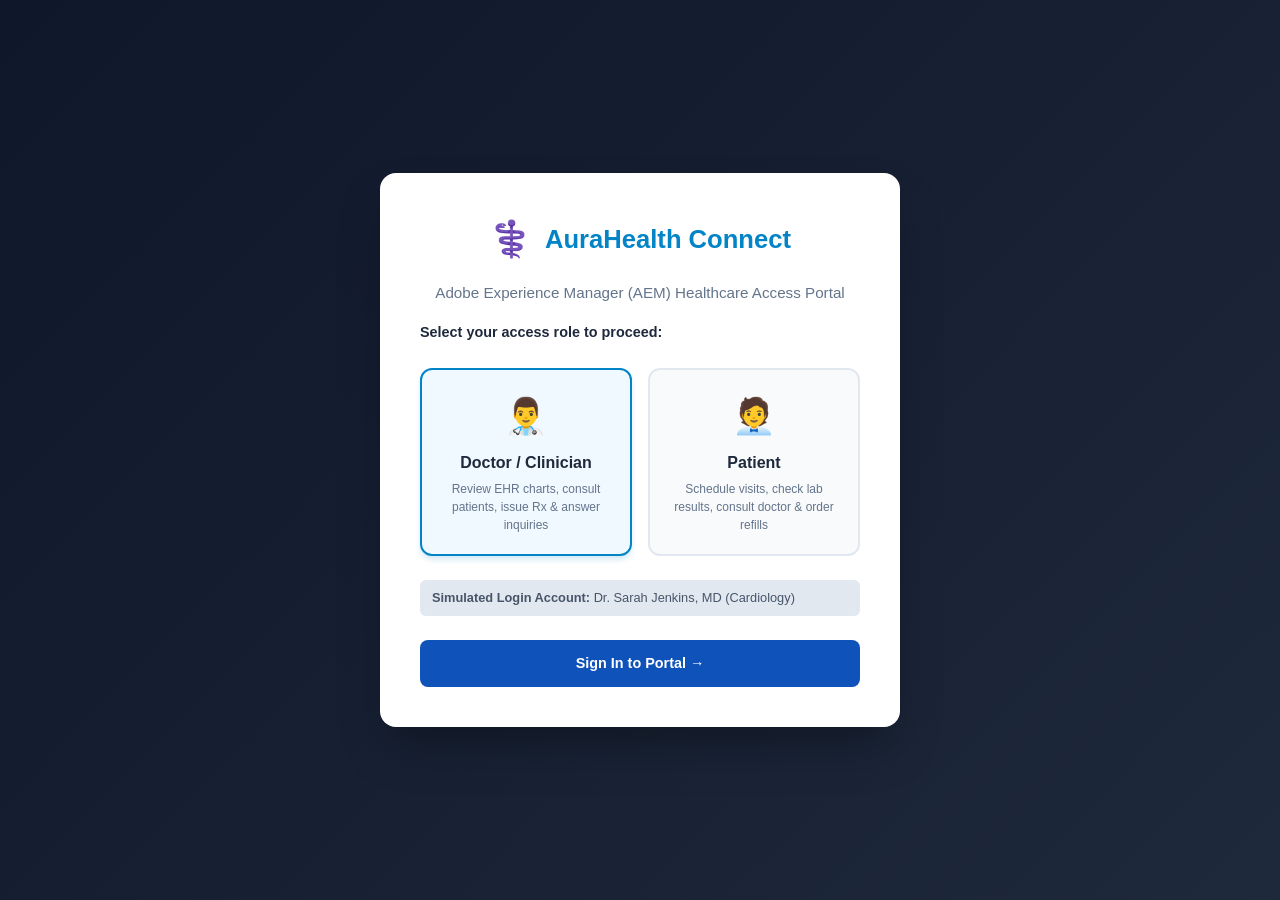
<file: preview.html>
<!DOCTYPE html>
<html lang="en">
<head>
    <meta charset="UTF-8">
    <meta name="viewport" content="width=device-width, initial-scale=1.0">
    <title>AuraHealth Enterprise | AEM Healthcare Management</title>
    <link rel="stylesheet" href="ui.apps/src/main/content/jcr_root/apps/healthcare/clientlibs/clientlib-site/css/site.css">
    <style>
        /* Auth Screen Styles */
        .auth-overlay {
            position: fixed;
            top: 0; left: 0; width: 100%; height: 100%;
            background: linear-gradient(135deg, #0f172a 0%, #1e293b 100%);
            display: flex;
            align-items: center;
            justify-content: center;
            z-index: 1000;
        }
        .auth-container {
            background: #ffffff;
            border-radius: 16px;
            width: 100%;
            max-width: 520px;
            padding: 2.5rem;
            box-shadow: 0 25px 50px -12px rgba(0, 0, 0, 0.35);
        }
        .auth-brand {
            display: flex;
            align-items: center;
            gap: 0.75rem;
            margin-bottom: 1.5rem;
            justify-content: center;
        }
        .auth-brand h2 {
            margin: 0;
            color: #0284c7;
            font-size: 1.6rem;
            font-weight: 800;
        }
        .role-cards {
            display: grid;
            grid-template-columns: 1fr 1fr;
            gap: 1rem;
            margin: 1.5rem 0;
        }
        .role-card {
            border: 2px solid #e2e8f0;
            border-radius: 12px;
            padding: 1.25rem 1rem;
            text-align: center;
            cursor: pointer;
            transition: all 0.2s;
            background: #f8fafc;
        }
        .role-card:hover {
            border-color: #38bdf8;
            transform: translateY(-2px);
        }
        .role-card.selected {
            border-color: #0284c7;
            background: #f0f9ff;
            box-shadow: 0 4px 6px -1px rgba(2, 132, 199, 0.2);
        }
        .role-icon {
            font-size: 2.2rem;
            margin-bottom: 0.5rem;
        }
        .role-name {
            font-weight: 700;
            font-size: 1rem;
            color: #1e293b;
        }
        .role-desc {
            font-size: 0.75rem;
            color: #64748b;
            margin-top: 0.35rem;
        }
        .user-quick-pill {
            background: #e2e8f0;
            border-radius: 6px;
            padding: 0.5rem 0.75rem;
            margin-top: 1rem;
            font-size: 0.8rem;
            color: #475569;
        }

        /* Top session navigation */
        .session-user-badge {
            display: flex;
            align-items: center;
            gap: 0.75rem;
        }
        .btn-switch-user {
            background: #f1f5f9;
            border: 1px solid #cbd5e1;
            padding: 0.4rem 0.8rem;
            border-radius: 6px;
            font-size: 0.8rem;
            font-weight: 600;
            cursor: pointer;
            color: #334155;
            transition: background 0.2s;
        }
        .btn-switch-user:hover {
            background: #e2e8f0;
        }

        /* Notifications & badge count */
        .count-pill {
            background: #ef4444;
            color: #ffffff;
            font-size: 0.7rem;
            font-weight: 700;
            padding: 0.15rem 0.45rem;
            border-radius: 9999px;
            margin-left: 0.25rem;
        }
    </style>
</head>
<body>

    <!-- ============================================== -->
    <!-- 0. LOGIN & ROLE-BASED ACCESS CONTROL MODAL     -->
    <!-- ============================================== -->
    <div id="authScreen" class="auth-overlay">
        <div class="auth-container">
            <div class="auth-brand">
                <span style="font-size: 2.2rem;">⚕️</span>
                <h2>AuraHealth Connect</h2>
            </div>
            <p style="text-align: center; color: #64748b; margin-top: -0.5rem; font-size: 0.95rem;">
                Adobe Experience Manager (AEM) Healthcare Access Portal
            </p>

            <label style="font-weight: 700; font-size: 0.9rem; color: #1e293b;">Select your access role to proceed:</label>
            <div class="role-cards">
                <div class="role-card selected" id="cardDoctor" onclick="selectRole('doctor')">
                    <div class="role-icon">👨‍⚕️</div>
                    <div class="role-name">Doctor / Clinician</div>
                    <div class="role-desc">Review EHR charts, consult patients, issue Rx & answer inquiries</div>
                </div>
                <div class="role-card" id="cardPatient" onclick="selectRole('patient')">
                    <div class="role-icon">🧑‍💼</div>
                    <div class="role-name">Patient</div>
                    <div class="role-desc">Schedule visits, check lab results, consult doctor & order refills</div>
                </div>
            </div>

            <div id="loginCredentialsPreview" class="user-quick-pill">
                <strong>Simulated Login Account:</strong> <span id="lblAccountName">Dr. Sarah Jenkins, MD (Cardiology)</span>
            </div>

            <div style="margin-top: 1.5rem;">
                <button class="btn btn-primary" style="width: 100%; padding: 0.85rem;" id="btnLoginSubmit" onclick="executeLogin()">
                    Sign In to Portal &rarr;
                </button>
            </div>
        </div>
    </div>

    <!-- Navigation Header -->
    <header class="app-header">
        <div class="brand-logo">
            <span class="brand-icon">⚕️</span>
            <span id="headerBrandTitle">AuraHealth Connect (AEM)</span>
        </div>

        <div class="session-user-badge">
            <div id="currentUserDisplay" style="font-size: 0.9rem; text-align: right;">
                <strong id="currentUserName">Dr. Sarah Jenkins, MD</strong>
                <div id="currentUserRole" style="font-size: 0.75rem; color: #0284c7; font-weight: 600;">Physician Session</div>
            </div>
            <button class="btn-switch-user" onclick="logoutAndSwitch()">🔄 Switch User / Log Out</button>
        </div>
    </header>

    <main class="healthcare-container">

        <!-- ============================================== -->
        <!-- 1. DOCTOR PORTAL (Dedicated Features)          -->
        <!-- ============================================== -->
        <section id="doctorPortalSection" style="display:none;">
            <div class="cmp-doctor-portal">
                <!-- Doctor Header Profile -->
                <div class="doc-header">
                    <div class="doc-header-info">
                        <div class="doc-avatar">SJ</div>
                        <div>
                            <h3 style="margin:0;">Dr. Sarah Jenkins, MD</h3>
                            <p class="doc-submeta">
                                <span>🏥 Metropolitan Health Medical Center</span> |
                                <span>Department: <strong>Cardiology & Vascular Medicine</strong></span> |
                                <span>DEA License: MD-NY-894102</span>
                            </p>
                        </div>
                    </div>
                    <div class="doc-status-badge">
                        <span class="online-indicator"></span> On Duty • Available for Consultations
                    </div>
                </div>

                <!-- Doctor Navigation Tabs -->
                <div class="doc-tabs">
                    <button class="doc-tab-btn active" id="tabBtnDocAppts" onclick="switchDoctorTab('appointments')">
                        📅 Scheduled Patients <span class="count-pill" id="badgeDocApptsCount">2</span>
                    </button>
                    <button class="doc-tab-btn" id="tabBtnDocInbox" onclick="switchDoctorTab('inbox')">
                        💬 Patient Inquiries <span class="count-pill" id="badgeDocMsgCount">1</span>
                    </button>
                    <button class="doc-tab-btn" id="tabBtnDocRx" onclick="switchDoctorTab('prescription')">
                        💊 E-Prescribe & Pharmacy Orders
                    </button>
                </div>

                <!-- TAB 1: Today's Appointments -->
                <div id="docTabAppointments" class="doc-tab-content active">
                    <div class="schedule-table-card">
                        <div style="display: flex; justify-content: space-between; align-items: center; margin-bottom: 1rem;">
                            <h4 style="margin:0;">Today's Patient Schedule & EHR Encounters</h4>
                            <small class="text-muted">Synced with HL7 FHIR R4 Schedule Resource</small>
                        </div>
                        <table class="hc-table">
                            <thead>
                                <tr>
                                    <th>Time</th>
                                    <th>Patient Details</th>
                                    <th>Reason / Visit Type</th>
                                    <th>Latest Vitals (FHIR)</th>
                                    <th>Status</th>
                                    <th>Clinical Action</th>
                                </tr>
                            </thead>
                            <tbody id="doctorAppointmentsTbody">
                                <!-- Populated dynamically by store.js -->
                            </tbody>
                        </table>
                    </div>

                    <!-- Clinical Chart Review & Notes Panel -->
                    <div id="patientChartPanel" class="patient-chart-panel" style="display:none;">
                        <div class="chart-header">
                            <div>
                                <h3 id="chartPatientName" style="margin:0;">Eleanor Vance</h3>
                                <span id="chartPatientId" class="badge-vitals">PAT-90821</span>
                            </div>
                            <button class="btn-close" onclick="closePatientChart()">&times;</button>
                        </div>

                        <div class="chart-body">
                            <div class="chart-col">
                                <h5 style="margin-top:0;">EHR Medical History (HL7 FHIR)</h5>
                                <p class="history-item"><strong>Primary Diagnosis:</strong> Stage 1 Essential Hypertension (ICD-10 I10)</p>
                                <p class="history-item"><strong>Allergies:</strong> Penicillin (Severe Anaphylaxis)</p>
                                <p class="history-item"><strong>Active Medications:</strong> Lisinopril 10mg daily</p>
                                <p class="history-item"><strong>Lab Diagnostics:</strong> CMP Normal • Fasting Glucose 92 mg/dL</p>
                            </div>
                            <div class="chart-col">
                                <h5 style="margin-top:0;">Physician Assessment & Encounter Notes</h5>
                                <textarea id="doctorClinicalNotes" class="hc-textarea" rows="4" placeholder="Enter clinical encounter assessment, observation notes, or treatment plan to write into patient EHR..."></textarea>
                                <div style="margin-top: 10px; display: flex; gap: 10px;">
                                    <button class="btn btn-primary" onclick="saveClinicalNotes()">Save Notes to Patient EHR</button>
                                    <button class="btn btn-secondary" onclick="prepareRxFromChart()">Write Rx Prescription</button>
                                </div>
                            </div>
                        </div>
                    </div>
                </div>

                <!-- TAB 2: Patient Messages & Inquiries -->
                <div id="docTabInbox" class="doc-tab-content">
                    <div class="inbox-card">
                        <h4 style="margin-top:0;">Patient Inquiries & Secure Consultations</h4>
                        <div class="messages-list" id="doctorMessagesList">
                            <!-- Populated dynamically -->
                        </div>

                        <!-- Doctor Message Reply Drawer -->
                        <div id="replyBox" class="reply-box" style="display:none;">
                            <h5 id="replyingToTitle" style="margin-top:0;">Reply to Patient</h5>
                            <textarea id="doctorReplyText" class="hc-textarea" rows="3" placeholder="Type doctor clinical response (encrypted with TLS 1.3)..."></textarea>
                            <div style="margin-top: 8px; display: flex; gap: 8px;">
                                <button class="btn btn-primary" onclick="submitDoctorReply()">Transmit Encrypted Reply</button>
                                <button class="btn btn-secondary" onclick="document.getElementById('replyBox').style.display='none'">Cancel</button>
                            </div>
                        </div>
                    </div>
                </div>

                <!-- TAB 3: E-Prescriptions -->
                <div id="docTabPrescription" class="doc-tab-content">
                    <div class="rx-card">
                        <h4 style="margin-top:0;">E-Prescribing & Pharmacy Order System (NCPDP / FHIR)</h4>
                        <form id="rxForm" onsubmit="submitPrescription(event)">
                            <div class="form-row">
                                <div class="form-group">
                                    <label>Patient Full Name *</label>
                                    <input type="text" id="rxPatientName" class="hc-input" value="Eleanor Vance" required />
                                </div>
                                <div class="form-group">
                                    <label>Patient ID / MRN *</label>
                                    <input type="text" id="rxPatientId" class="hc-input" value="PAT-90821" required />
                                </div>
                            </div>

                            <div class="form-row">
                                <div class="form-group">
                                    <label>Medication Name & Strength *</label>
                                    <input type="text" id="rxMedName" class="hc-input" value="Lisinopril 10mg Oral Tablet" required />
                                </div>
                                <div class="form-group">
                                    <label>Dosage Instructions (Sig) *</label>
                                    <input type="text" id="rxDosage" class="hc-input" value="Take 1 tablet by mouth daily in morning" required />
                                </div>
                            </div>

                            <div class="form-row">
                                <div class="form-group">
                                    <label>Quantity / Days Supply</label>
                                    <input type="text" id="rxQuantity" class="hc-input" value="30 Tablets (30 Days Supply)" required />
                                </div>
                                <div class="form-group">
                                    <label>Refills Authorized</label>
                                    <select id="rxRefills" class="hc-select">
                                        <option value="3 Refills">3 Refills</option>
                                        <option value="2 Refills">2 Refills</option>
                                        <option value="1 Refill">1 Refill</option>
                                        <option value="No Refills">No Refills</option>
                                    </select>
                                </div>
                            </div>

                            <div class="form-group">
                                <label>Designated Patient Pharmacy</label>
                                <select id="rxPharmacy" class="hc-select">
                                    <option value="CVS Pharmacy #4190 (Main St)">CVS Pharmacy #4190 (Main St)</option>
                                    <option value="Walgreens Pharmacy #1209">Walgreens Pharmacy #1209</option>
                                    <option value="Hospital Central Inpatient Dispensary">Hospital Central Dispensary</option>
                                </select>
                            </div>

                            <button type="submit" class="btn btn-primary" id="btnSignRx">✍️ Sign & Transmit E-Prescription</button>
                        </form>
                        <div id="rxResultBox" class="alert-box" style="display:none; margin-top: 15px;"></div>
                    </div>
                </div>
            </div>
        </section>


        <!-- ============================================== -->
        <!-- 2. PATIENT PORTAL (Dedicated Features)         -->
        <!-- ============================================== -->
        <section id="patientPortalSection" style="display:none;">

            <!-- Patient Vitals & EHR Header -->
            <div class="cmp-patient-portal">
                <div class="portal-header">
                    <div class="portal-user-info">
                        <div class="user-avatar">EV</div>
                        <div>
                            <h3 style="margin:0;">Eleanor Vance</h3>
                            <p class="patient-submeta">ID: <strong>PAT-90821</strong> | DOB: 1988-04-12 | Blood Type: O+ | Primary Physician: <strong>Dr. Sarah Jenkins, MD</strong></p>
                        </div>
                    </div>
                    <div class="portal-badge">HL7 FHIR R4 Connected</div>
                </div>

                <!-- Live Vitals Metric Cards -->
                <h4 class="section-title">Current Health Metrics & Vitals</h4>
                <div class="vitals-grid">
                    <div class="vital-card">
                        <span class="vital-label">Blood Pressure</span>
                        <span class="vital-val">120/78</span>
                        <span class="vital-status status-normal">Normal (mmHg)</span>
                    </div>
                    <div class="vital-card">
                        <span class="vital-label">Heart Rate</span>
                        <span class="vital-val">72</span>
                        <span class="vital-status status-normal">Resting bpm</span>
                    </div>
                    <div class="vital-card">
                        <span class="vital-label">SpO2 Oxygen</span>
                        <span class="vital-val">99%</span>
                        <span class="vital-status status-normal">Optimal</span>
                    </div>
                    <div class="vital-card">
                        <span class="vital-label">Fasting Glucose</span>
                        <span class="vital-val">92</span>
                        <span class="vital-status status-normal">Normal (mg/dL)</span>
                    </div>
                </div>

                <!-- Patient Prescriptions & Doctor Encounter Notes from Physician -->
                <div class="grid-2" style="margin-top: 1.5rem;">
                    <div>
                        <h4 style="margin-top:0;">Active Prescriptions (From Dr. Jenkins)</h4>
                        <div id="patientRxList">
                            <!-- Populated dynamically -->
                        </div>
                    </div>
                    <div>
                        <h4 style="margin-top:0;">Clinical Encounter Notes from Doctor</h4>
                        <div id="patientNotesList">
                            <!-- Populated dynamically -->
                        </div>
                    </div>
                </div>
            </div>

            <!-- Patient Interaction Features (Book Doctor & Message Doctor) -->
            <div class="grid-2">
                <!-- 1. Appointment Booking with Doctor -->
                <div class="cmp-appointment-booking" id="appointmentBookingSection">
                    <div class="booking-header">
                        <h3>Book a Doctor Appointment</h3>
                        <p>Schedule an in-person clinical consultation or follow-up visit.</p>
                    </div>

                    <form id="appointmentForm" class="booking-form" onsubmit="submitPatientAppointment(event)">
                        <div class="form-row">
                            <div class="form-group">
                                <label>Patient Name</label>
                                <input type="text" id="patientName" name="patientName" required class="hc-input" value="Eleanor Vance" readonly />
                            </div>
                            <div class="form-group">
                                <label>Department / Specialty *</label>
                                <select id="departmentSelect" name="department" class="hc-select">
                                    <option value="Cardiology">Cardiology</option>
                                    <option value="Neurology">Neurology</option>
                                    <option value="Pediatrics">Pediatrics</option>
                                    <option value="Orthopedics">Orthopedics</option>
                                </select>
                            </div>
                        </div>

                        <div class="form-row">
                            <div class="form-group">
                                <label>Preferred Doctor *</label>
                                <select id="doctorSelect" name="doctorId" class="hc-select">
                                    <option value="DOC-001">Dr. Sarah Jenkins, MD (Cardiology)</option>
                                    <option value="DOC-002">Dr. Marcus Chen, DO (Neurology)</option>
                                </select>
                            </div>
                            <div class="form-group">
                                <label>Date *</label>
                                <input type="date" id="apptDate" name="date" required class="hc-input"/>
                            </div>
                        </div>

                        <div class="form-row">
                            <div class="form-group">
                                <label>Time Slot *</label>
                                <select id="apptTime" name="timeSlot" class="hc-select">
                                    <option value="09:00 AM">09:00 AM - 09:45 AM</option>
                                    <option value="11:30 AM">11:30 AM - 12:15 PM</option>
                                    <option value="02:00 PM">02:00 PM - 02:45 PM</option>
                                    <option value="04:00 PM">04:00 PM - 04:45 PM</option>
                                </select>
                            </div>
                            <div class="form-group">
                                <label>Consultation Type</label>
                                <select id="consultType" class="hc-select">
                                    <option value="In-Clinic Visit">In-Clinic Visit</option>
                                    <option value="Specialist Follow-up">Specialist Follow-up</option>
                                </select>
                            </div>
                        </div>

                        <div class="form-group">
                            <label>Reason for Visit / Symptoms</label>
                            <textarea id="symptoms" name="symptoms" rows="2" class="hc-textarea" placeholder="Describe symptoms or routine check-up goal..."></textarea>
                        </div>

                        <button type="submit" class="btn btn-primary" id="btnSubmitBooking">Confirm Appointment</button>
                    </form>
                    <div id="bookingResultNotification" class="alert-box" style="display:none; margin-top: 1rem;"></div>
                </div>

                <!-- 2. Direct Encrypted Messaging with Doctor -->
                <div class="cmp-consultation-request">
                    <div class="consultation-info">
                        <h3>Ask Dr. Jenkins / Care Team</h3>
                        <p>Send an encrypted clinical inquiry or prescription refill request.</p>
                        <div class="security-guarantee">
                            🔒 <strong>HIPAA Secured</strong>: Messages route straight to Dr. Jenkins' clinical inbox.
                        </div>
                    </div>

                    <form id="consultationForm" onsubmit="submitPatientInquiry(event)">
                        <div class="form-group">
                            <label>Inquiry Topic</label>
                            <select id="consultSubject" class="hc-select">
                                <option value="Medication Refill & Prescription Query">Medication Refill & Prescription Query</option>
                                <option value="Lab Test Clarification">Lab Test & Diagnostic Result Clarification</option>
                                <option value="Post-op Follow-up">Post-Procedure Follow-up</option>
                                <option value="General Health Query">General Health Query</option>
                            </select>
                        </div>
                        <div class="form-group">
                            <label>Your Message to Doctor</label>
                            <textarea id="consultMessage" rows="3" class="hc-textarea" required placeholder="Type your confidential inquiry for Dr. Jenkins..."></textarea>
                        </div>
                        <button type="submit" class="btn btn-secondary">Send Message to Doctor</button>
                    </form>

                    <!-- History of Inquiries & Replies from Doctor -->
                    <div style="margin-top: 1.5rem;">
                        <h4 style="margin: 0 0 0.5rem 0; font-size: 0.95rem;">Replies from Dr. Jenkins:</h4>
                        <div id="patientMessageRepliesList">
                            <!-- Populated dynamically -->
                        </div>
                    </div>
                </div>
            </div>
        </section>
    </main>

    <!-- ClientLib JS Bundles -->
    <script src="ui.apps/src/main/content/jcr_root/apps/healthcare/clientlibs/clientlib-site/js/store.js"></script>
    <script src="ui.apps/src/main/content/jcr_root/apps/healthcare/clientlibs/clientlib-site/js/site.js"></script>
    <script>
        // Authentication & Role Redirection Logic
        let selectedRole = 'doctor';
        let currentTargetMessageId = null;

        function selectRole(role) {
            selectedRole = role;
            document.getElementById('cardDoctor').classList.toggle('selected', role === 'doctor');
            document.getElementById('cardPatient').classList.toggle('selected', role === 'patient');
            
            const lbl = document.getElementById('lblAccountName');
            if (role === 'doctor') {
                lbl.innerText = 'Dr. Sarah Jenkins, MD (Cardiology)';
            } else {
                lbl.innerText = 'Eleanor Vance (Patient ID: PAT-90821)';
            }
        }

        function executeLogin() {
            // Post to AEM Sling Auth Servlet
            fetch('/bin/healthcare/auth-login', {
                method: 'POST',
                headers: { 'Content-Type': 'application/json' },
                body: JSON.stringify({ role: selectedRole })
            })
            .then(res => res.json())
            .then(data => {
                applyLoginState(data.role, data.user);
            })
            .catch(() => {
                // Fallback simulation
                const user = selectedRole === 'doctor'
                    ? { name: 'Dr. Sarah Jenkins, MD', id: 'DOC-001', role: 'doctor' }
                    : { name: 'Eleanor Vance', id: 'PAT-90821', role: 'patient' };
                applyLoginState(selectedRole, user);
            });
        }

        function applyLoginState(role, user) {
            HealthcareStore.setCurrentUser({ ...user, role: role });
            document.getElementById('authScreen').style.display = 'none';

            if (role === 'doctor') {
                document.getElementById('doctorPortalSection').style.display = 'block';
                document.getElementById('patientPortalSection').style.display = 'none';
                document.getElementById('currentUserName').innerText = user.name || 'Dr. Sarah Jenkins, MD';
                document.getElementById('currentUserRole').innerText = '👨‍⚕️ Doctor Clinical Session';
                document.getElementById('headerBrandTitle').innerText = 'AuraHealth Clinical Workspace (Doctor)';
                renderDoctorPortal();
            } else {
                document.getElementById('doctorPortalSection').style.display = 'none';
                document.getElementById('patientPortalSection').style.display = 'block';
                document.getElementById('currentUserName').innerText = user.name || 'Eleanor Vance';
                document.getElementById('currentUserRole').innerText = '🧑‍💼 Patient Session';
                document.getElementById('headerBrandTitle').innerText = 'AuraHealth Patient Connect';
                renderPatientPortal();
            }
        }

        function logoutAndSwitch() {
            document.getElementById('authScreen').style.display = 'flex';
        }

        // Doctor View Rendering & Interactions
        function renderDoctorPortal() {
            const state = HealthcareStore.getState();
            
            // Render Appointments
            const apptsTbody = document.getElementById('doctorAppointmentsTbody');
            document.getElementById('badgeDocApptsCount').innerText = state.appointments.length;
            apptsTbody.innerHTML = state.appointments.map(item => `
                <tr>
                    <td><strong>${item.time}</strong><br><small class="text-muted">${item.date}</small></td>
                    <td>
                        <div><strong>${item.patientName}</strong></div>
                        <small class="text-muted">ID: ${item.patientId} | Age: ${item.age || 38}</small>
                    </td>
                    <td>${item.type}</td>
                    <td><span class="badge-vitals">${item.vitals || 'BP: 120/80 • HR: 72 bpm'}</span></td>
                    <td><span class="badge-success">${item.status}</span></td>
                    <td>
                        <div class="action-buttons-group">
                            <button class="btn-sm btn-primary" onclick="openPatientChart('${item.patientId}', '${item.patientName}')">📋 Chart</button>
                        </div>
                    </td>
                </tr>
            `).join('');

            // Render Messages
            const msgList = document.getElementById('doctorMessagesList');
            document.getElementById('badgeDocMsgCount').innerText = state.messages.length;
            msgList.innerHTML = state.messages.map(m => `
                <div class="message-item">
                    <div class="message-meta">
                        <strong>${m.from}</strong>
                        <span class="message-time">${m.timestamp}</span>
                    </div>
                    <div class="message-subject">Subject: ${m.subject}</div>
                    <p class="message-snippet">"${m.body}"</p>
                    ${m.reply ? `
                        <div style="background:#f0fdf4; border-left:3px solid #10b981; padding:0.5rem; margin-top:0.5rem; font-size:0.85rem;">
                            <strong>Dr. Jenkins' Reply:</strong> ${m.reply.text}
                        </div>
                    ` : `
                        <div class="message-actions">
                            <button class="btn-sm btn-primary" onclick="openReplyBox('${m.id}', '${m.from}', '${m.subject}')">💬 Reply to Patient</button>
                            <span class="status-tag">Status: Awaiting Reply</span>
                        </div>
                    `}
                </div>
            `).join('');
        }

        function switchDoctorTab(tab) {
            document.getElementById('tabBtnDocAppts').classList.toggle('active', tab === 'appointments');
            document.getElementById('tabBtnDocInbox').classList.toggle('active', tab === 'inbox');
            document.getElementById('tabBtnDocRx').classList.toggle('active', tab === 'prescription');

            document.getElementById('docTabAppointments').classList.toggle('active', tab === 'appointments');
            document.getElementById('docTabInbox').classList.toggle('active', tab === 'inbox');
            document.getElementById('docTabPrescription').classList.toggle('active', tab === 'prescription');
        }

        function openPatientChart(patientId, patientName) {
            document.getElementById('chartPatientName').innerText = patientName;
            document.getElementById('chartPatientId').innerText = patientId;
            document.getElementById('patientChartPanel').style.display = 'block';
            document.getElementById('patientChartPanel').scrollIntoView({ behavior: 'smooth' });
        }

        function closePatientChart() {
            document.getElementById('patientChartPanel').style.display = 'none';
        }

        function saveClinicalNotes() {
            const text = document.getElementById('doctorClinicalNotes').value;
            if (!text) { alert('Please enter assessment notes.'); return; }
            HealthcareStore.addClinicalNote({
                patientId: 'PAT-90821',
                doctorName: 'Dr. Sarah Jenkins, MD',
                encounterId: 'ENC-' + Math.floor(10000 + Math.random() * 90000),
                date: new Date().toISOString().split('T')[0],
                assessment: text
            });
            alert('Clinical assessment note saved and synced to Patient EHR portal!');
            document.getElementById('doctorClinicalNotes').value = '';
            closePatientChart();
        }

        function prepareRxFromChart() {
            switchDoctorTab('prescription');
        }

        function openReplyBox(id, from, subject) {
            currentTargetMessageId = id;
            document.getElementById('replyingToTitle').innerText = `Reply to ${from} regarding "${subject}"`;
            document.getElementById('replyBox').style.display = 'block';
        }

        function submitDoctorReply() {
            const text = document.getElementById('doctorReplyText').value;
            if (!text) { alert('Enter reply text.'); return; }
            HealthcareStore.replyMessage(currentTargetMessageId, text);
            alert('Encrypted physician reply transmitted to patient portal!');
            document.getElementById('doctorReplyText').value = '';
            document.getElementById('replyBox').style.display = 'none';
            renderDoctorPortal();
        }

        function submitPrescription(event) {
            event.preventDefault();
            const rx = {
                rxNumber: 'RX-' + Math.floor(100000 + Math.random() * 900000),
                patientName: document.getElementById('rxPatientName').value,
                patientId: document.getElementById('rxPatientId').value,
                doctorName: 'Dr. Sarah Jenkins, MD',
                medication: document.getElementById('rxMedName').value,
                dosage: document.getElementById('rxDosage').value,
                quantity: document.getElementById('rxQuantity').value,
                refills: document.getElementById('rxRefills').value,
                pharmacy: document.getElementById('rxPharmacy').value,
                date: new Date().toISOString().split('T')[0],
                status: 'Active / Sent to Pharmacy'
            };
            HealthcareStore.addPrescription(rx);
            const res = document.getElementById('rxResultBox');
            res.style.display = 'block';
            res.innerHTML = `<strong>E-Prescription Successfully Issued!</strong> Prescription ID: <code>${rx.rxNumber}</code>. Transmitted to ${rx.pharmacy} and patient portal.`;
        }

        // Patient View Rendering & Interactions
        function renderPatientPortal() {
            const state = HealthcareStore.getState();

            // Prescriptions from doctor
            const rxList = document.getElementById('patientRxList');
            rxList.innerHTML = state.prescriptions.map(p => `
                <div style="border:1px solid #e2e8f0; border-radius:8px; padding:0.75rem; margin-bottom:0.5rem; background:#ffffff;">
                    <div style="display:flex; justify-content:space-between;">
                        <strong>💊 ${p.medication}</strong>
                        <span class="badge-success">${p.status}</span>
                    </div>
                    <div style="font-size:0.85rem; color:#475569; margin:0.25rem 0;">${p.dosage} • ${p.quantity} (${p.refills})</div>
                    <small class="text-muted">Prescribed by ${p.doctorName} • Pharmacy: ${p.pharmacy}</small>
                </div>
            `).join('');

            // Clinical notes from doctor
            const notesList = document.getElementById('patientNotesList');
            notesList.innerHTML = state.clinicalNotes.map(n => `
                <div style="border:1px solid #e2e8f0; border-radius:8px; padding:0.75rem; margin-bottom:0.5rem; background:#f8fafc;">
                    <div style="display:flex; justify-content:space-between; font-size:0.85rem;">
                        <strong>🩺 ${n.doctorName}</strong>
                        <span class="text-muted">${n.date}</span>
                    </div>
                    <p style="font-size:0.85rem; color:#334155; margin:0.35rem 0 0 0;">"${n.assessment}"</p>
                </div>
            `).join('');

            // Patient Messages & Replies
            const replyList = document.getElementById('patientMessageRepliesList');
            replyList.innerHTML = state.messages.map(m => `
                <div style="border:1px solid #e2e8f0; border-radius:8px; padding:0.75rem; margin-bottom:0.5rem; background:#ffffff;">
                    <div style="font-size:0.85rem;"><strong>You asked:</strong> "${m.body}"</div>
                    ${m.reply ? `
                        <div style="margin-top:0.4rem; padding:0.5rem; background:#ecfdf5; border-radius:6px; color:#065f46; font-size:0.85rem;">
                            <strong>👨‍⚕️ ${m.reply.doctorName}:</strong> ${m.reply.text}
                        </div>
                    ` : `
                        <small style="color:#0284c7;">Awaiting reply from doctor...</small>
                    `}
                </div>
            `).join('');

            const dateInput = document.getElementById('apptDate');
            if (dateInput) {
                dateInput.value = new Date().toISOString().split('T')[0];
            }
        }

        function submitPatientAppointment(event) {
            event.preventDefault();
            const appt = {
                id: 'APT-' + Math.floor(10000 + Math.random() * 90000),
                patientName: 'Eleanor Vance',
                patientId: 'PAT-90821',
                age: 38,
                doctorName: 'Dr. Sarah Jenkins, MD',
                doctorId: document.getElementById('doctorSelect').value,
                department: document.getElementById('departmentSelect').value,
                date: document.getElementById('apptDate').value,
                time: document.getElementById('apptTime').value,
                type: document.getElementById('consultType').value + ' - ' + (document.getElementById('symptoms').value || 'Consultation'),
                status: 'Confirmed',
                vitals: 'BP: 120/78 • HR: 72 bpm'
            };
            HealthcareStore.addAppointment(appt);
            const box = document.getElementById('bookingResultNotification');
            box.style.display = 'block';
            box.innerHTML = `<strong>Appointment Confirmed with ${appt.doctorName}!</strong> Booking Code: <code>${appt.id}</code> on ${appt.date} at ${appt.time}. This visit now immediately appears in Dr. Jenkins' Clinical Schedule!`;
        }

        function submitPatientInquiry(event) {
            event.preventDefault();
            const msg = {
                id: 'MSG-' + Math.floor(1000 + Math.random() * 9000),
                from: 'Eleanor Vance (PAT-90821)',
                fromRole: 'patient',
                to: 'Dr. Sarah Jenkins, MD',
                subject: document.getElementById('consultSubject').value,
                body: document.getElementById('consultMessage').value,
                timestamp: 'Just now',
                reply: null
            };
            HealthcareStore.addMessage(msg);
            alert('Your confidential message has been sent to Dr. Jenkins. Check back here for her response!');
            document.getElementById('consultMessage').value = '';
            renderPatientPortal();
        }

        // On Load: Default to Doctor view
        document.addEventListener('DOMContentLoaded', () => {
            selectRole('doctor');
        });
    </script>
</body>
</html>
</file>
<file: ui.apps/src/main/content/jcr_root/apps/healthcare/clientlibs/clientlib-site/css/site.css>
/* ==========================================================================
   AuraHealth Clinical Design System
   Professional, human-centered medical UI for clinical & patient portals.
   WCAG AA/AAA Accessible, Super Responsive across all mobile & desktop viewports.
   ========================================================================== */

:root {
    /* Institutional Clinical Palette - calm, authoritative, trusted */
    --hc-primary: #0f52ba;
    --hc-primary-hover: #0c4194;
    --hc-primary-subtle: #eff6ff;
    --hc-primary-border: #bfdbfe;

    --hc-teal: #0f766e;
    --hc-teal-hover: #115e59;
    --hc-teal-subtle: #f0fdfa;
    --hc-teal-border: #99f6e4;

    /* Neutrals & Surfaces */
    --hc-bg: #f8fafc;
    --hc-surface: #ffffff;
    --hc-surface-alt: #f1f5f9;
    --hc-border: #e2e8f0;
    --hc-border-strong: #cbd5e1;
    --hc-border-subtle: #f1f5f9;

    /* Typography & Ink */
    --hc-text-main: #0f172a;
    --hc-text-muted: #475569;
    --hc-text-subtle: #64748b;
    --hc-text-inverse: #ffffff;

    /* Clinical Status Semantic Indicators */
    --hc-success: #15803d;
    --hc-success-bg: #f0fdf4;
    --hc-success-border: #bbf7d0;

    --hc-warning: #b45309;
    --hc-warning-bg: #fffbeb;
    --hc-warning-border: #fde68a;

    --hc-danger: #b91c1c;
    --hc-danger-bg: #fef2f2;
    --hc-danger-border: #fecaca;

    --hc-info: #0369a1;
    --hc-info-bg: #f0f9ff;
    --hc-info-border: #bae6fd;

    /* Typography Scale */
    --font-sans: -apple-system, BlinkMacSystemFont, "Segoe UI", Roboto, "Helvetica Neue", Arial, sans-serif;
    --font-mono: ui-monospace, SFMono-Regular, Menlo, Monaco, Consolas, monospace;

    /* Geometry & Depth */
    --hc-radius-sm: 6px;
    --hc-radius: 8px;
    --hc-radius-lg: 12px;
    --hc-radius-full: 9999px;

    --hc-shadow-sm: 0 1px 2px 0 rgb(0 0 0 / 0.05);
    --hc-shadow: 0 1px 3px 0 rgb(0 0 0 / 0.08), 0 1px 2px -1px rgb(0 0 0 / 0.08);
    --hc-shadow-md: 0 4px 6px -1px rgb(0 0 0 / 0.07), 0 2px 4px -2px rgb(0 0 0 / 0.05);
    --hc-shadow-lg: 0 10px 15px -3px rgb(0 0 0 / 0.08), 0 4px 6px -4px rgb(0 0 0 / 0.04);

    --touch-min-target: 44px;
}

/* Base Reset & Accessibility */
*, *::before, *::after {
    box-sizing: border-box;
}

html {
    font-size: 16px;
    -webkit-text-size-adjust: 100%;
    scroll-behavior: smooth;
}

body {
    font-family: var(--font-sans);
    background-color: var(--hc-bg);
    color: var(--hc-text-main);
    line-height: 1.5;
    margin: 0;
    padding: 0;
    min-height: 100vh;
    -webkit-font-smoothing: antialiased;
    -moz-osx-font-smoothing: grayscale;
}

/* Enterprise SVG Icon Helpers */
.hc-icon {
    display: inline-block;
    width: 1.15rem;
    height: 1.15rem;
    vertical-align: -0.15rem;
    flex-shrink: 0;
}
.hc-icon-lg {
    width: 1.5rem;
    height: 1.5rem;
    vertical-align: middle;
}
.hc-icon-xl {
    width: 2rem;
    height: 2rem;
    vertical-align: middle;
}

/* Layout Container */
.healthcare-container {
    max-width: 1240px;
    margin: 0 auto;
    padding: 1.5rem 1rem 3rem;
    width: 100%;
}

@media (min-width: 768px) {
    .healthcare-container {
        padding: 2rem 1.5rem 4rem;
    }
}

/* Institutional Header */
.app-header {
    background: #ffffff;
    border-bottom: 1px solid var(--hc-border);
    padding: 0.75rem 1rem;
    position: sticky;
    top: 0;
    z-index: 100;
    box-shadow: 0 1px 2px 0 rgb(0 0 0 / 0.03);
}

.app-header-inner {
    max-width: 1240px;
    margin: 0 auto;
    display: flex;
    justify-content: space-between;
    align-items: center;
    gap: 0.75rem;
    width: 100%;
}

@media (min-width: 768px) {
    .app-header {
        padding: 0.85rem 1.5rem;
    }
}

.brand-logo {
    display: flex;
    align-items: center;
    gap: 0.65rem;
    font-weight: 700;
    font-size: 1.05rem;
    color: var(--hc-text-main);
    letter-spacing: -0.01em;
    min-width: 0;
    text-decoration: none;
}

@media (min-width: 640px) {
    .brand-logo {
        font-size: 1.15rem;
    }
}

.brand-icon-box {
    display: inline-flex;
    align-items: center;
    justify-content: center;
    width: 34px;
    height: 34px;
    background: var(--hc-primary);
    color: #ffffff;
    border-radius: var(--hc-radius-sm);
    flex-shrink: 0;
}

.brand-title-sub {
    color: var(--hc-text-subtle);
    font-weight: 500;
    font-size: 0.85rem;
}

.user-nav-actions {
    display: flex;
    align-items: center;
    gap: 0.75rem;
    flex-shrink: 0;
}

.user-badge-header {
    text-align: right;
    font-size: 0.825rem;
    line-height: 1.25;
}

.user-badge-header strong {
    display: block;
    color: var(--hc-text-main);
    font-weight: 600;
}

.user-badge-header .user-badge-dept {
    font-size: 0.75rem;
    font-weight: 600;
    color: var(--hc-teal);
}

@media (max-width: 600px) {
    .user-badge-header {
        display: none;
    }
}

/* Physician & Patient Banner Card */
.doc-header {
    background: #ffffff;
    border: 1px solid var(--hc-border);
    border-radius: var(--hc-radius);
    padding: 1.25rem;
    margin-bottom: 1.25rem;
    display: flex;
    justify-content: space-between;
    align-items: center;
    gap: 1rem;
    flex-wrap: wrap;
    box-shadow: var(--hc-shadow-sm);
}

.doc-header-info {
    display: flex;
    align-items: center;
    gap: 1rem;
    min-width: 0;
}

.doc-avatar, .user-avatar {
    width: 46px;
    height: 46px;
    border-radius: var(--hc-radius-full);
    background: var(--hc-primary);
    color: #ffffff;
    display: flex;
    align-items: center;
    justify-content: center;
    font-weight: 700;
    font-size: 1.05rem;
    flex-shrink: 0;
    box-shadow: inset 0 0 0 2px rgba(255, 255, 255, 0.2);
}

.doc-submeta {
    margin: 0.35rem 0 0;
    color: var(--hc-text-subtle);
    font-size: 0.825rem;
    display: flex;
    flex-wrap: wrap;
    align-items: center;
    gap: 0.35rem 0.65rem;
}

.doc-submeta span {
    display: inline-flex;
    align-items: center;
    gap: 0.25rem;
}

.doc-status-badge {
    display: inline-flex;
    align-items: center;
    gap: 0.5rem;
    padding: 0.35rem 0.75rem;
    background: var(--hc-success-bg);
    color: var(--hc-success);
    border: 1px solid var(--hc-success-border);
    border-radius: var(--hc-radius-full);
    font-size: 0.8rem;
    font-weight: 600;
    white-space: nowrap;
}

.online-indicator {
    width: 8px;
    height: 8px;
    border-radius: 50%;
    background-color: var(--hc-success);
    display: inline-block;
}

@media (max-width: 640px) {
    .doc-header {
        flex-direction: column;
        align-items: flex-start;
        padding: 1rem;
    }
    .doc-status-badge {
        align-self: flex-start;
    }
}

/* ==========================================================================
   Responsive Horizontal Navigation Tabs
   Works seamlessly as a touch ribbon on phones and clean tabs on desktop.
   ========================================================================== */
.doc-tabs {
    display: flex;
    gap: 0.35rem;
    border-bottom: 2px solid var(--hc-border);
    margin-bottom: 1.5rem;
    overflow-x: auto;
    -webkit-overflow-scrolling: touch;
    scrollbar-width: none;
    padding-bottom: 0;
}

.doc-tabs::-webkit-scrollbar {
    display: none;
}

.doc-tab-btn {
    background: transparent;
    border: none;
    border-bottom: 2px solid transparent;
    margin-bottom: -2px;
    padding: 0.75rem 1rem;
    font-size: 0.9rem;
    font-weight: 600;
    color: var(--hc-text-muted);
    cursor: pointer;
    white-space: nowrap;
    display: inline-flex;
    align-items: center;
    gap: 0.5rem;
    flex-shrink: 0;
    transition: all 0.15s ease-in-out;
    min-height: var(--touch-min-target);
}

.doc-tab-btn:hover {
    color: var(--hc-primary);
    background-color: var(--hc-primary-subtle);
    border-radius: var(--hc-radius-sm) var(--hc-radius-sm) 0 0;
}

.doc-tab-btn.active {
    color: var(--hc-primary);
    border-bottom-color: var(--hc-primary);
    background: transparent;
}

.doc-tab-btn:focus-visible {
    outline: 2px solid var(--hc-primary);
    outline-offset: -2px;
}

.doc-tab-content {
    display: none;
}

.doc-tab-content.active {
    display: block;
    animation: fadeIn 0.18s ease-in-out;
}

@keyframes fadeIn {
    from { opacity: 0; transform: translateY(3px); }
    to { opacity: 1; transform: translateY(0); }
}

/* ==========================================================================
   Clinical Vitals Cards
   ========================================================================== */
.vitals-grid {
    display: grid;
    grid-template-columns: repeat(2, 1fr);
    gap: 0.85rem;
    margin-bottom: 1.5rem;
}

@media (min-width: 900px) {
    .vitals-grid {
        grid-template-columns: repeat(4, 1fr);
        gap: 1.25rem;
    }
}

@media (max-width: 360px) {
    .vitals-grid {
        grid-template-columns: 1fr;
    }
}

.vital-card {
    background: #ffffff;
    border: 1px solid var(--hc-border);
    border-radius: var(--hc-radius);
    padding: 1rem 1.15rem;
    display: flex;
    flex-direction: column;
    box-shadow: var(--hc-shadow-sm);
    transition: border-color 0.15s ease;
}

.vital-card:hover {
    border-color: var(--hc-primary-border);
}

.vital-label {
    font-size: 0.8rem;
    font-weight: 600;
    color: var(--hc-text-subtle);
    text-transform: uppercase;
    letter-spacing: 0.04em;
}

.vital-val {
    font-size: 1.45rem;
    font-weight: 700;
    margin: 0.35rem 0 0.15rem;
    color: var(--hc-text-main);
    font-feature-settings: "tnum";
    font-variant-numeric: tabular-nums;
}

.vital-status {
    font-size: 0.775rem;
    color: var(--hc-text-muted);
}

.status-normal {
    font-size: 0.775rem;
    color: var(--hc-success);
    font-weight: 600;
}

/* ==========================================================================
   Responsive Tables & Roster View
   ========================================================================== */
.schedule-table-card, .cmp-patient-portal, .inbox-card, .rx-card, .cmp-consultation-request {
    background: var(--hc-surface);
    border: 1px solid var(--hc-border);
    border-radius: var(--hc-radius);
    padding: 1.25rem;
    box-shadow: var(--hc-shadow-sm);
    margin-bottom: 1.5rem;
}

@media (min-width: 768px) {
    .schedule-table-card, .cmp-patient-portal, .inbox-card, .rx-card, .cmp-consultation-request {
        padding: 1.75rem;
    }
}

.table-responsive {
    width: 100%;
    overflow-x: auto;
    -webkit-overflow-scrolling: touch;
    margin-top: 1rem;
    border-radius: var(--hc-radius-sm);
    border: 1px solid var(--hc-border);
}

.hc-table {
    width: 100%;
    border-collapse: collapse;
    font-size: 0.875rem;
    text-align: left;
    min-width: 600px;
}

.hc-table th {
    background: #f8fafc;
    color: var(--hc-text-muted);
    font-weight: 600;
    font-size: 0.775rem;
    text-transform: uppercase;
    letter-spacing: 0.04em;
    padding: 0.75rem 1rem;
    border-bottom: 1px solid var(--hc-border);
    white-space: nowrap;
}

.hc-table td {
    padding: 0.85rem 1rem;
    border-bottom: 1px solid var(--hc-border);
    color: var(--hc-text-main);
    vertical-align: middle;
}

.hc-table tr:last-child td {
    border-bottom: none;
}

.hc-table tr:hover td {
    background-color: #fafbfc;
}

/* Clinical Status Badges */
.badge-vitals {
    background: var(--hc-primary-subtle);
    color: var(--hc-primary);
    border: 1px solid var(--hc-primary-border);
    padding: 0.2rem 0.5rem;
    border-radius: var(--hc-radius-sm);
    font-size: 0.8rem;
    font-weight: 600;
    font-family: var(--font-mono);
}

.badge-success {
    background: var(--hc-success-bg);
    color: var(--hc-success);
    border: 1px solid var(--hc-success-border);
    padding: 0.2rem 0.55rem;
    border-radius: var(--hc-radius-full);
    font-size: 0.75rem;
    font-weight: 600;
    display: inline-flex;
    align-items: center;
    gap: 0.25rem;
}

.badge-warning {
    background: var(--hc-warning-bg);
    color: var(--hc-warning);
    border: 1px solid var(--hc-warning-border);
    padding: 0.2rem 0.55rem;
    border-radius: var(--hc-radius-full);
    font-size: 0.75rem;
    font-weight: 600;
    display: inline-flex;
    align-items: center;
    gap: 0.25rem;
}

.portal-badge {
    background: var(--hc-teal-subtle);
    color: var(--hc-teal);
    border: 1px solid var(--hc-teal-border);
    padding: 0.35rem 0.75rem;
    border-radius: var(--hc-radius-full);
    font-size: 0.8rem;
    font-weight: 600;
    display: inline-flex;
    align-items: center;
}

/* Action Buttons & Button Groups */
.action-buttons-group {
    display: flex;
    gap: 0.4rem;
    flex-wrap: wrap;
    align-items: center;
}

.btn {
    display: inline-flex;
    align-items: center;
    justify-content: center;
    gap: 0.45rem;
    padding: 0.65rem 1.25rem;
    border-radius: var(--hc-radius);
    font-size: 0.9rem;
    font-weight: 600;
    cursor: pointer;
    border: 1px solid transparent;
    transition: all 0.15s ease-in-out;
    text-decoration: none;
    line-height: 1.25;
    min-height: var(--touch-min-target);
}

.btn:focus-visible {
    outline: 2px solid var(--hc-primary);
    outline-offset: 2px;
}

.btn-primary {
    background-color: var(--hc-primary);
    color: #ffffff;
}

.btn-primary:hover {
    background-color: var(--hc-primary-hover);
}

.btn-secondary {
    background-color: #ffffff;
    color: var(--hc-text-main);
    border-color: var(--hc-border-strong);
}

.btn-secondary:hover {
    background-color: var(--hc-surface-alt);
    border-color: #94a3b8;
}

.btn-teal {
    background-color: var(--hc-teal);
    color: #ffffff;
}

.btn-teal:hover {
    background-color: var(--hc-teal-hover);
}

.btn-sm {
    padding: 0.45rem 0.85rem;
    font-size: 0.8rem;
    border-radius: var(--hc-radius-sm);
    min-height: 36px;
}

/* Forms & Clinical Inputs */
.form-row {
    display: grid;
    grid-template-columns: 1fr;
    gap: 1rem;
    margin-bottom: 1rem;
}

@media (min-width: 640px) {
    .form-row {
        grid-template-columns: 1fr 1fr;
    }
}

.form-group {
    display: flex;
    flex-direction: column;
    gap: 0.35rem;
    margin-bottom: 1rem;
}

.form-group label {
    font-size: 0.825rem;
    font-weight: 600;
    color: var(--hc-text-muted);
}

.hc-input, .hc-select, .hc-textarea {
    width: 100%;
    padding: 0.65rem 0.85rem;
    border: 1px solid var(--hc-border-strong);
    border-radius: var(--hc-radius);
    font-size: 0.925rem;
    font-family: inherit;
    color: var(--hc-text-main);
    background-color: #ffffff;
    transition: border-color 0.15s ease, box-shadow 0.15s ease;
    min-height: var(--touch-min-target);
}

.hc-textarea {
    min-height: 80px;
    resize: vertical;
}

.hc-input:focus, .hc-select:focus, .hc-textarea:focus {
    outline: none;
    border-color: var(--hc-primary);
    box-shadow: 0 0 0 3px rgba(15, 82, 186, 0.15);
}

/* Patient Chart Panel / Clinical Drawer */
.patient-chart-panel {
    margin-top: 1.5rem;
    border: 1px solid var(--hc-border);
    border-radius: var(--hc-radius);
    background: #ffffff;
    padding: 1.25rem;
    box-shadow: var(--hc-shadow-md);
}

@media (min-width: 768px) {
    .patient-chart-panel {
        padding: 1.75rem;
    }
}

.chart-header {
    display: flex;
    justify-content: space-between;
    align-items: center;
    border-bottom: 1px solid var(--hc-border);
    padding-bottom: 0.85rem;
    margin-bottom: 1.25rem;
}

.btn-close {
    background: none;
    border: none;
    font-size: 1.75rem;
    line-height: 1;
    cursor: pointer;
    color: var(--hc-text-subtle);
    padding: 0.25rem 0.5rem;
    border-radius: var(--hc-radius-sm);
    min-height: var(--touch-min-target);
    min-width: var(--touch-min-target);
    display: inline-flex;
    align-items: center;
    justify-content: center;
}

.btn-close:hover {
    color: var(--hc-text-main);
    background-color: var(--hc-surface-alt);
}

.chart-body {
    display: grid;
    grid-template-columns: 1fr;
    gap: 1.5rem;
}

@media (min-width: 868px) {
    .chart-body {
        grid-template-columns: 1fr 1fr;
    }
}

.chart-col {
    background: #f8fafc;
    border: 1px solid var(--hc-border);
    border-radius: var(--hc-radius);
    padding: 1.15rem;
}

.clinical-entry-form {
    display: grid;
    gap: 0.75rem;
}

.clinical-form-grid {
    display: grid;
    grid-template-columns: 1fr;
    gap: 0.75rem;
}

@media (min-width: 480px) {
    .clinical-form-grid {
        grid-template-columns: repeat(2, minmax(0, 1fr));
    }
}

.clinical-record-section {
    border: 1px solid var(--hc-border);
    border-radius: var(--hc-radius-sm);
    margin-top: 0.65rem;
    padding: 0.65rem 0.75rem;
    background: #ffffff;
}

.clinical-record-section summary {
    display: flex;
    justify-content: space-between;
    align-items: center;
    cursor: pointer;
    font-weight: 600;
    font-size: 0.875rem;
}

.clinical-lab-list {
    max-height: 14rem;
    margin-top: 0.5rem;
    overflow: auto;
    -webkit-overflow-scrolling: touch;
}

/* Patient Clinical History Section */
.patient-clinical-history {
    border-top: 1px solid var(--hc-border);
    margin-top: 1.5rem;
    padding-top: 1.25rem;
}

.patient-history-grid {
    display: grid;
    grid-template-columns: 1fr;
    gap: 0.85rem;
}

@media (min-width: 640px) {
    .patient-history-grid {
        grid-template-columns: repeat(3, minmax(0, 1fr));
    }
}

.patient-history-grid > div {
    background: #f8fafc;
    border: 1px solid var(--hc-border);
    border-radius: var(--hc-radius-sm);
    padding: 0.85rem;
}

.patient-history-grid strong {
    font-size: 0.8rem;
    color: var(--hc-text-subtle);
    text-transform: uppercase;
    letter-spacing: 0.03em;
    display: block;
}

.patient-history-grid p {
    margin: 0.35rem 0 0;
    font-size: 0.9rem;
    font-weight: 500;
    color: var(--hc-text-main);
}

/* Messaging & Communications */
.conversation-thread {
    border: 1px solid var(--hc-border);
    border-radius: var(--hc-radius);
    background: #ffffff;
    margin-bottom: 0.85rem;
    overflow: hidden;
}

.conversation-summary {
    list-style: none;
    cursor: pointer;
    padding: 1rem 1.15rem;
    display: flex;
    align-items: center;
    justify-content: space-between;
    gap: 0.75rem;
    background: #ffffff;
    transition: background-color 0.15s ease;
}

.conversation-summary::-webkit-details-marker {
    display: none;
}

.conversation-summary:hover {
    background-color: #f8fafc;
}

.conversation-thread[open] .conversation-summary {
    border-bottom: 1px solid var(--hc-border);
    background-color: #f8fafc;
}

.conversation-history {
    padding: 0 1.15rem 1.15rem;
}

.conversation-entry {
    padding: 0.85rem 0;
    border-bottom: 1px solid var(--hc-border-subtle);
}

.conversation-entry:last-child {
    border-bottom: none;
}

.conversation-reply-form {
    display: grid;
    gap: 0.65rem;
    margin-top: 1rem;
    padding-top: 1rem;
    border-top: 1px solid var(--hc-border);
}

.compose-card {
    background: #f8fafc;
    border: 1px solid var(--hc-border);
    border-radius: var(--hc-radius);
    padding: 1.15rem;
    margin-bottom: 1.5rem;
}

/* Feedback & Notice Alerts */
.alert-box {
    padding: 0.85rem 1rem;
    border-radius: var(--hc-radius);
    font-size: 0.875rem;
    margin-top: 1rem;
    display: flex;
    align-items: center;
    gap: 0.5rem;
    background-color: var(--hc-success-bg);
    border: 1px solid var(--hc-success-border);
    color: var(--hc-success);
}

.security-guarantee {
    background: var(--hc-teal-subtle);
    border: 1px solid var(--hc-teal-border);
    color: var(--hc-teal);
    padding: 0.75rem 1rem;
    border-radius: var(--hc-radius);
    font-size: 0.825rem;
    margin: 1rem 0 1.25rem;
    display: flex;
    align-items: center;
    gap: 0.5rem;
}

.link-download {
    color: var(--hc-primary);
    text-decoration: none;
    font-weight: 600;
}

.link-download:hover {
    text-decoration: underline;
}

/* Text Utility */
.text-muted {
    color: var(--hc-text-subtle);
    font-size: 0.85rem;
}

/* Print Optimization for EHR Records */
@media print {
    .app-header, .doc-tabs, .btn, .btn-close, .action-buttons-group {
        display: none !important;
    }
    .healthcare-container {
        padding: 0;
        max-width: 100%;
    }
    .schedule-table-card, .patient-chart-panel {
        box-shadow: none;
        border: none;
    }
}


/* ==========================================================================
   Mobile-First Organic Responsive Tables
   On phones and small screens (<= 768px), tables transform organically into
   clean, native stacked cards. No awkward horizontal swiping needed!
   ========================================================================== */
@media (max-width: 768px) {
    .table-responsive {
        border: none;
        overflow-x: visible;
        margin-top: 0.75rem;
    }

    .hc-table {
        min-width: 0 !important;
        display: block;
        width: 100%;
        border-collapse: separate;
    }

    .hc-table thead {
        display: none; /* Hide tabular column header row on small screens */
    }

    .hc-table tbody {
        display: flex;
        flex-direction: column;
        gap: 0.85rem;
        width: 100%;
    }

    .hc-table tr {
        display: flex;
        flex-direction: column;
        background: #ffffff;
        border: 1px solid var(--hc-border);
        border-radius: 10px;
        padding: 0.85rem 1rem;
        box-shadow: 0 1px 3px rgba(0, 0, 0, 0.04);
        width: 100%;
        box-sizing: border-box;
    }

    .hc-table tr:hover td {
        background-color: transparent;
    }

    .hc-table td {
        display: flex;
        justify-content: space-between;
        align-items: flex-start;
        padding: 0.45rem 0;
        border-bottom: 1px solid #f1f5f9;
        font-size: 0.875rem;
        text-align: right;
        width: 100%;
        box-sizing: border-box;
        gap: 0.75rem;
    }

    .hc-table td:last-child {
        border-bottom: none;
        padding-top: 0.65rem;
        padding-bottom: 0.15rem;
    }

    .hc-table td::before {
        content: attr(data-label);
        font-weight: 600;
        color: var(--hc-text-muted);
        font-size: 0.75rem;
        text-transform: uppercase;
        letter-spacing: 0.03em;
        text-align: left;
        margin-right: 0.5rem;
        flex-shrink: 0;
        padding-top: 2px;
    }

    .hc-table td[colspan] {
        display: block;
        text-align: center;
        border-bottom: none;
        padding: 1rem;
    }

    .hc-table td[colspan]::before {
        display: none;
    }

    .hc-table td .action-buttons-group {
        width: 100%;
        justify-content: flex-end;
        gap: 0.5rem;
        display: flex;
        flex-wrap: wrap;
    }

    .hc-table td .action-buttons-group .btn-sm {
        min-height: 40px;
        padding: 0.4rem 0.85rem;
        font-size: 0.85rem;
    }
}


/* Clinical Status Badges */
.badge-danger {
    background: var(--hc-danger-bg);
    color: var(--hc-danger);
    border: 1px solid var(--hc-danger-border);
    padding: 0.2rem 0.55rem;
    border-radius: var(--hc-radius-full);
    font-size: 0.75rem;
    font-weight: 600;
    display: inline-flex;
    align-items: center;
    gap: 0.25rem;
}

/* Symmetrical, Institutional Clinical Table Action Buttons */
.action-buttons-group {
    display: inline-flex;
    align-items: center;
    gap: 0.45rem;
    vertical-align: middle;
}

.btn-action {
    display: inline-flex;
    align-items: center;
    justify-content: center;
    gap: 0.35rem;
    height: 32px;
    min-width: 84px;
    padding: 0 0.75rem;
    font-size: 0.8125rem;
    font-weight: 600;
    font-family: inherit;
    border-radius: 6px;
    border: 1px solid transparent;
    cursor: pointer;
    white-space: nowrap;
    text-decoration: none;
    line-height: 1;
    box-sizing: border-box;
    transition: all 0.15s ease-in-out;
}

.btn-action .hc-icon,
.btn-action svg {
    width: 14px;
    height: 14px;
    flex-shrink: 0;
}

/* Symmetrical clinical approve button: calm clinical green */
.btn-action-approve {
    background: #f0fdf4;
    color: #15803d;
    border-color: #bbf7d0;
}

.btn-action-approve:hover {
    background: #15803d;
    color: #ffffff;
    border-color: #15803d;
}

/* Symmetrical clinical decline button: calm clinical red */
.btn-action-decline {
    background: #fef2f2;
    color: #b91c1c;
    border-color: #fecaca;
}

.btn-action-decline:hover {
    background: #b91c1c;
    color: #ffffff;
    border-color: #b91c1c;
}

/* Clinical chart button: institutional clinical blue */
.btn-action-chart {
    background: #eff6ff;
    color: #1d4ed8;
    border-color: #bfdbfe;
    min-width: 108px;
}

.btn-action-chart:hover {
    background: #1d4ed8;
    color: #ffffff;
    border-color: #1d4ed8;
}

.action-muted-status {
    display: inline-flex;
    align-items: center;
    height: 32px;
    font-size: 0.8125rem;
    color: #94a3b8;
    font-weight: 500;
    font-style: italic;
    padding: 0 0.35rem;
}

@media (max-width: 640px) {
    .action-buttons-group {
        display: flex;
        width: 100%;
        gap: 0.5rem;
    }
    .action-buttons-group .btn-action {
        flex: 1;
        min-height: 38px;
    }
}
</file>
